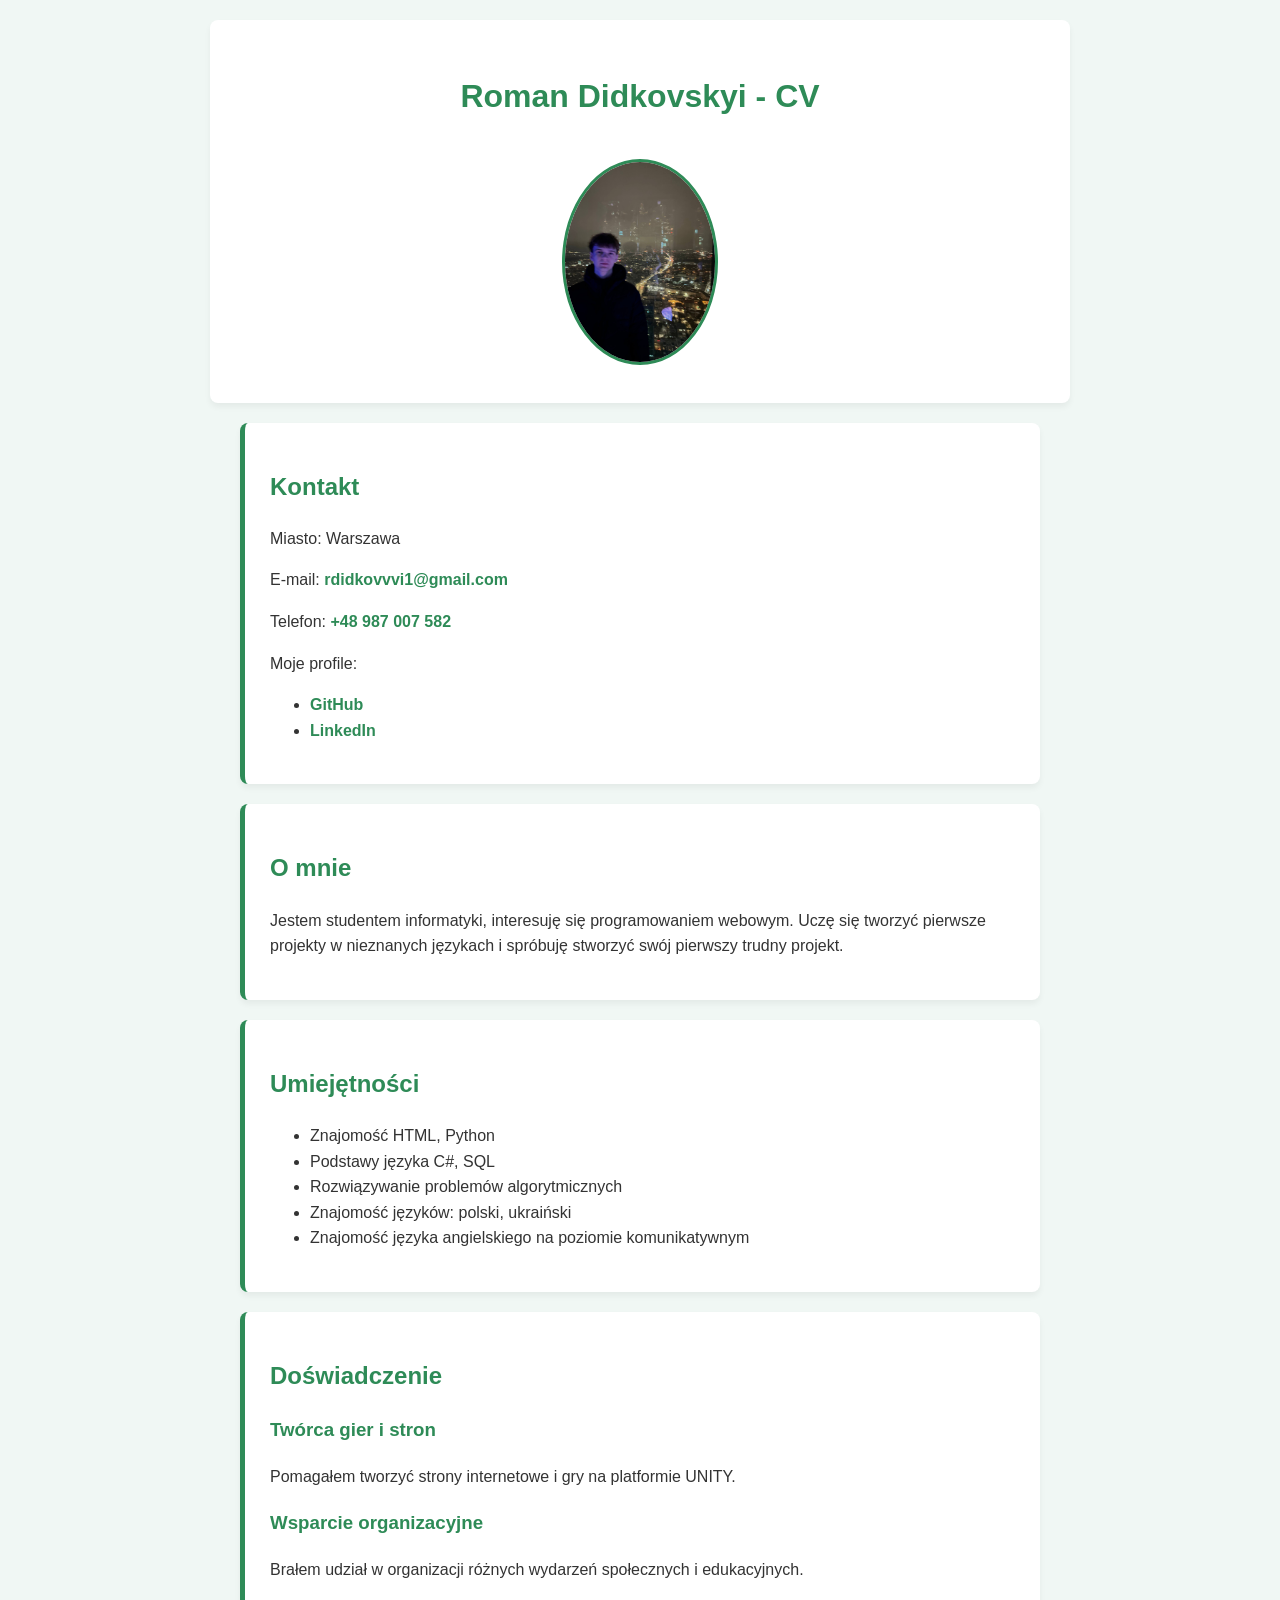
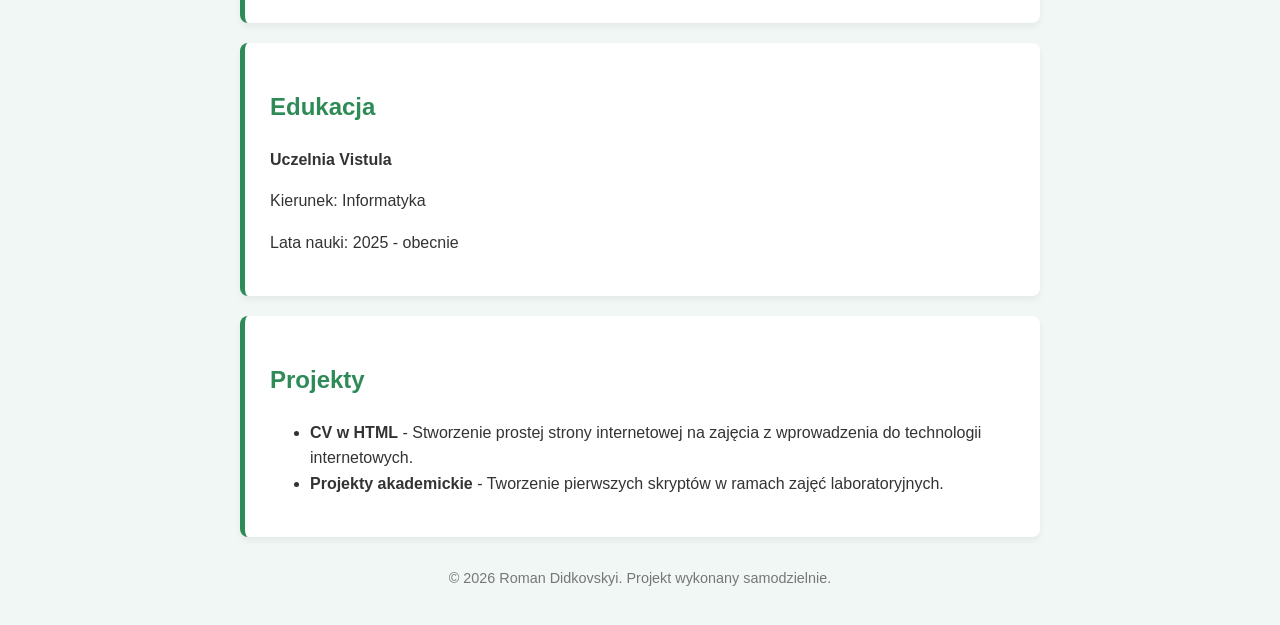
<file: zad2_css/index.html>
<!DOCTYPE html>
<html lang="pl"> 
<head>
    <meta charset="UTF-8">
    <meta name="viewport" content="width=device-width, initial-scale=1.0">
    <title>CV - Roman Didkovskyi</title>
    <link rel="stylesheet" href="styles.css">
</head>
<body>

    <header>
        <h1>Roman Didkovskyi - CV</h1> 
        <img src="zdjęcie.jpg" alt="Zdjęcie profilowe Romana Didkovskiego" width="150">
    </header>

    <main>
        <section>
            <h2>Kontakt</h2>
            <p>Miasto: Warszawa</p>
            <p>E-mail: <a href="mailto:rdidkovvvi1@gmail.com">rdidkovvvi1@gmail.com</a></p>
            <p>Telefon: <a href="tel:+48987007582">+48 987 007 582</a></p>
            
            <p>Moje profile:</p>
            <ul>
                <li><a href="https://github.com/RomanDidkovskyi77433" target="_blank" rel="noopener noreferrer">GitHub</a></li>
                <li><a href="https://www.linkedin.com/in/roman-didkovskyi-7a6b193b9" target="_blank" rel="noopener noreferrer">LinkedIn</a></li>
            </ul>
        </section>

        <section>
            <h2>O mnie</h2>
            <p>Jestem studentem informatyki, interesuję się programowaniem webowym. Uczę się tworzyć pierwsze projekty w nieznanych językach i spróbuję stworzyć swój pierwszy trudny projekt.</p>
        </section>

        <section>
            <h2>Umiejętności</h2>
            <ul>
                <li>Znajomość HTML, Python</li>
                <li>Podstawy języka C#, SQL</li>
                <li>Rozwiązywanie problemów algorytmicznych</li>
                <li>Znajomość języków: polski, ukraiński</li>
                <li>Znajomość języka angielskiego na poziomie komunikatywnym</li>
            </ul>
        </section>

        <section>
            <h2>Doświadczenie</h2>
            <article>
                <h3>Twórca gier i stron</h3>
                <p>Pomagałem tworzyć strony internetowe i gry na platformie UNITY.</p>
            </article>
            <article>
                <h3>Wsparcie organizacyjne</h3>
                <p>Brałem udział w organizacji różnych wydarzeń społecznych i edukacyjnych.</p>
            </article>
        </section>

        <section>
            <h2>Edukacja</h2>
            <p><strong>Uczelnia Vistula</strong></p>
            <p>Kierunek: Informatyka</p>
            <p>Lata nauki: 2025 - obecnie</p>
        </section>

        <section>
            <h2>Projekty</h2>
            <ul>
                <li><strong>CV w HTML</strong> - Stworzenie prostej strony internetowej na zajęcia z wprowadzenia do technologii internetowych.</li>
                <li><strong>Projekty akademickie</strong> - Tworzenie pierwszych skryptów w ramach zajęć laboratoryjnych.</li>
            </ul>
        </section>

    </main>

    <footer>
        <p>&copy; 2026 Roman Didkovskyi. Projekt wykonany samodzielnie.</p>
    </footer>

</body>
</html>
</file>
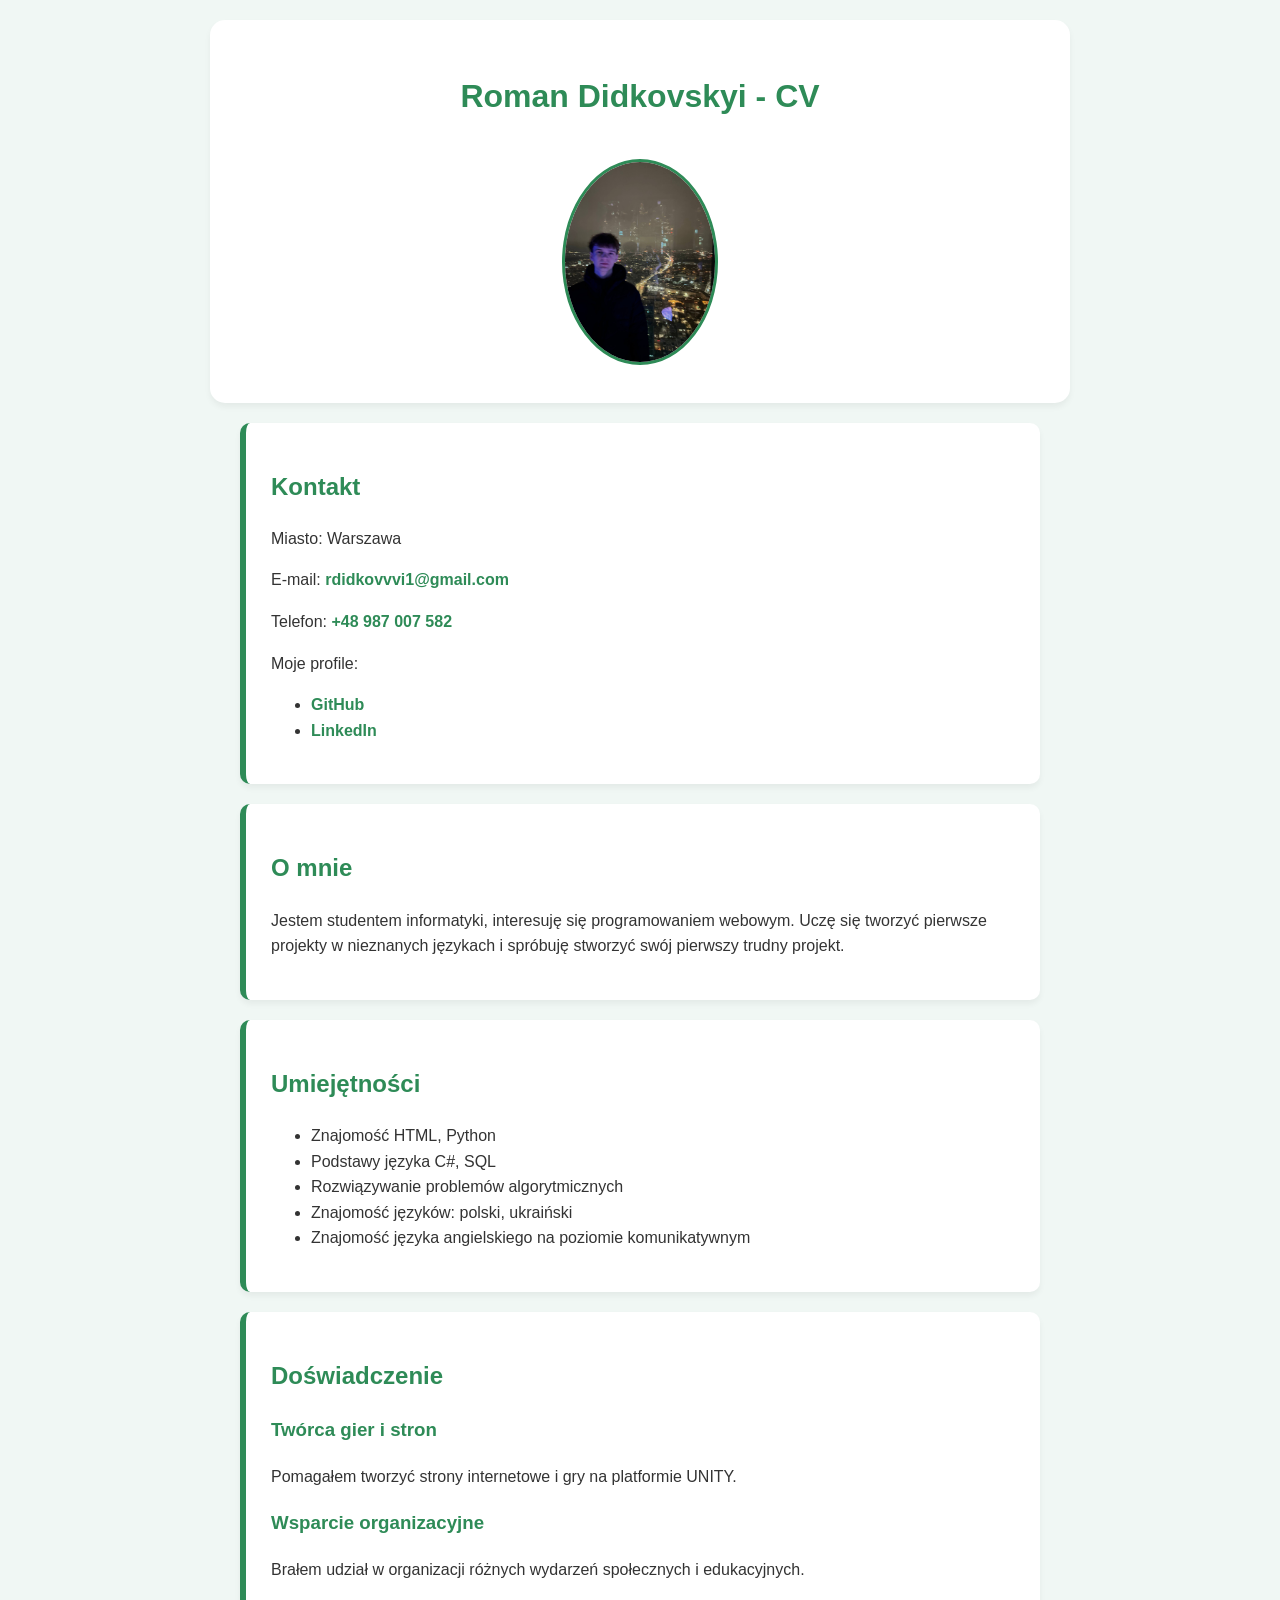
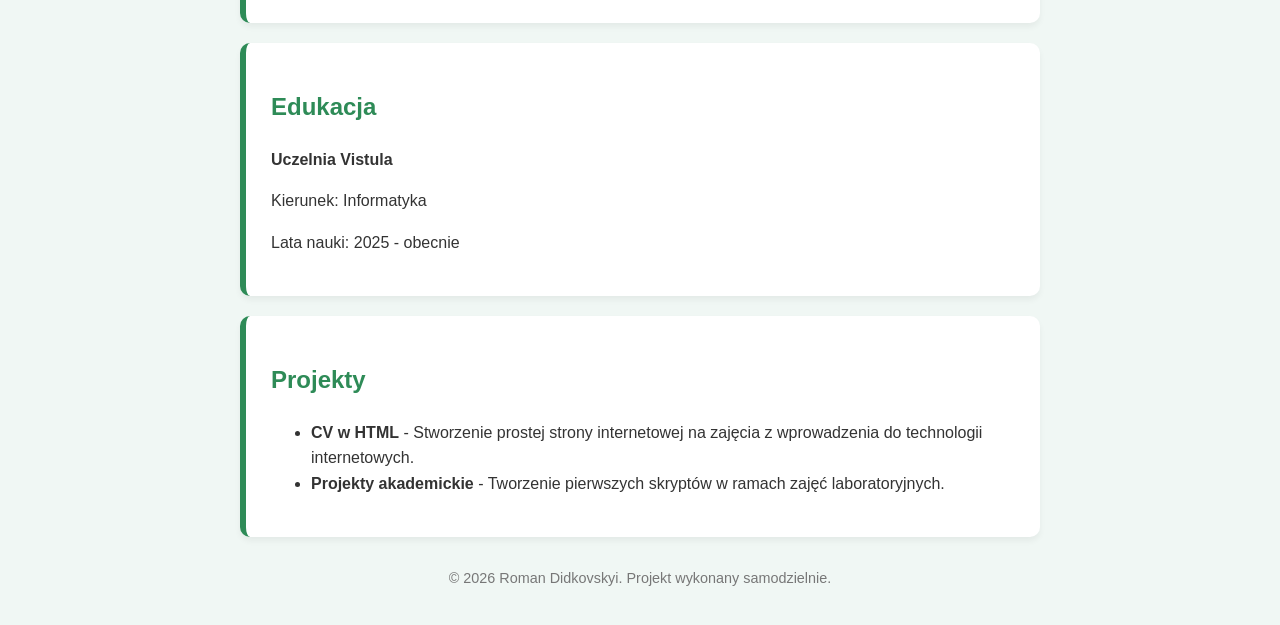
<file: zad3_motyw/index.html>
<!DOCTYPE html>
<html lang="pl"> 
<head>
    <meta charset="UTF-8">
    <meta name="viewport" content="width=device-width, initial-scale=1.0">
    <title>CV - Roman Didkovskyi</title>
    <link rel="stylesheet" href="green.css">
</head>
<body>

    <header>
        <h1>Roman Didkovskyi - CV</h1> 
        <img src="zdjęcie.jpg" alt="Zdjęcie profilowe Romana Didkovskiego" width="150">
    </header>

    <main>
        <section>
            <h2>Kontakt</h2>
            <p>Miasto: Warszawa</p>
            <p>E-mail: <a href="mailto:rdidkovvvi1@gmail.com">rdidkovvvi1@gmail.com</a></p>
            <p>Telefon: <a href="tel:+48987007582">+48 987 007 582</a></p>
            
            <p>Moje profile:</p>
            <ul>
                <li><a href="https://github.com/RomanDidkovskyi77433" target="_blank" rel="noopener noreferrer">GitHub</a></li>
                <li><a href="https://www.linkedin.com/in/roman-didkovskyi-7a6b193b9" target="_blank" rel="noopener noreferrer">LinkedIn</a></li>
            </ul>
        </section>

        <section>
            <h2>O mnie</h2>
            <p>Jestem studentem informatyki, interesuję się programowaniem webowym. Uczę się tworzyć pierwsze projekty w nieznanych językach i spróbuję stworzyć swój pierwszy trudny projekt.</p>
        </section>

        <section>
            <h2>Umiejętności</h2>
            <ul>
                <li>Znajomość HTML, Python</li>
                <li>Podstawy języka C#, SQL</li>
                <li>Rozwiązywanie problemów algorytmicznych</li>
                <li>Znajomość języków: polski, ukraiński</li>
                <li>Znajomość języka angielskiego na poziomie komunikatywnym</li>
            </ul>
        </section>

        <section>
            <h2>Doświadczenie</h2>
            <article>
                <h3>Twórca gier i stron</h3>
                <p>Pomagałem tworzyć strony internetowe i gry na platformie UNITY.</p>
            </article>
            <article>
                <h3>Wsparcie organizacyjne</h3>
                <p>Brałem udział w organizacji różnych wydarzeń społecznych i edukacyjnych.</p>
            </article>
        </section>

        <section>
            <h2>Edukacja</h2>
            <p><strong>Uczelnia Vistula</strong></p>
            <p>Kierunek: Informatyka</p>
            <p>Lata nauki: 2025 - obecnie</p>
        </section>

        <section>
            <h2>Projekty</h2>
            <ul>
                <li><strong>CV w HTML</strong> - Stworzenie prostej strony internetowej na zajęcia z wprowadzenia do technologii internetowych.</li>
                <li><strong>Projekty akademickie</strong> - Tworzenie pierwszych skryptów w ramach zajęć laboratoryjnych.</li>
            </ul>
        </section>

    </main>

    <footer>
        <p>&copy; 2026 Roman Didkovskyi. Projekt wykonany samodzielnie.</p>
    </footer>

</body>
</html>
</file>
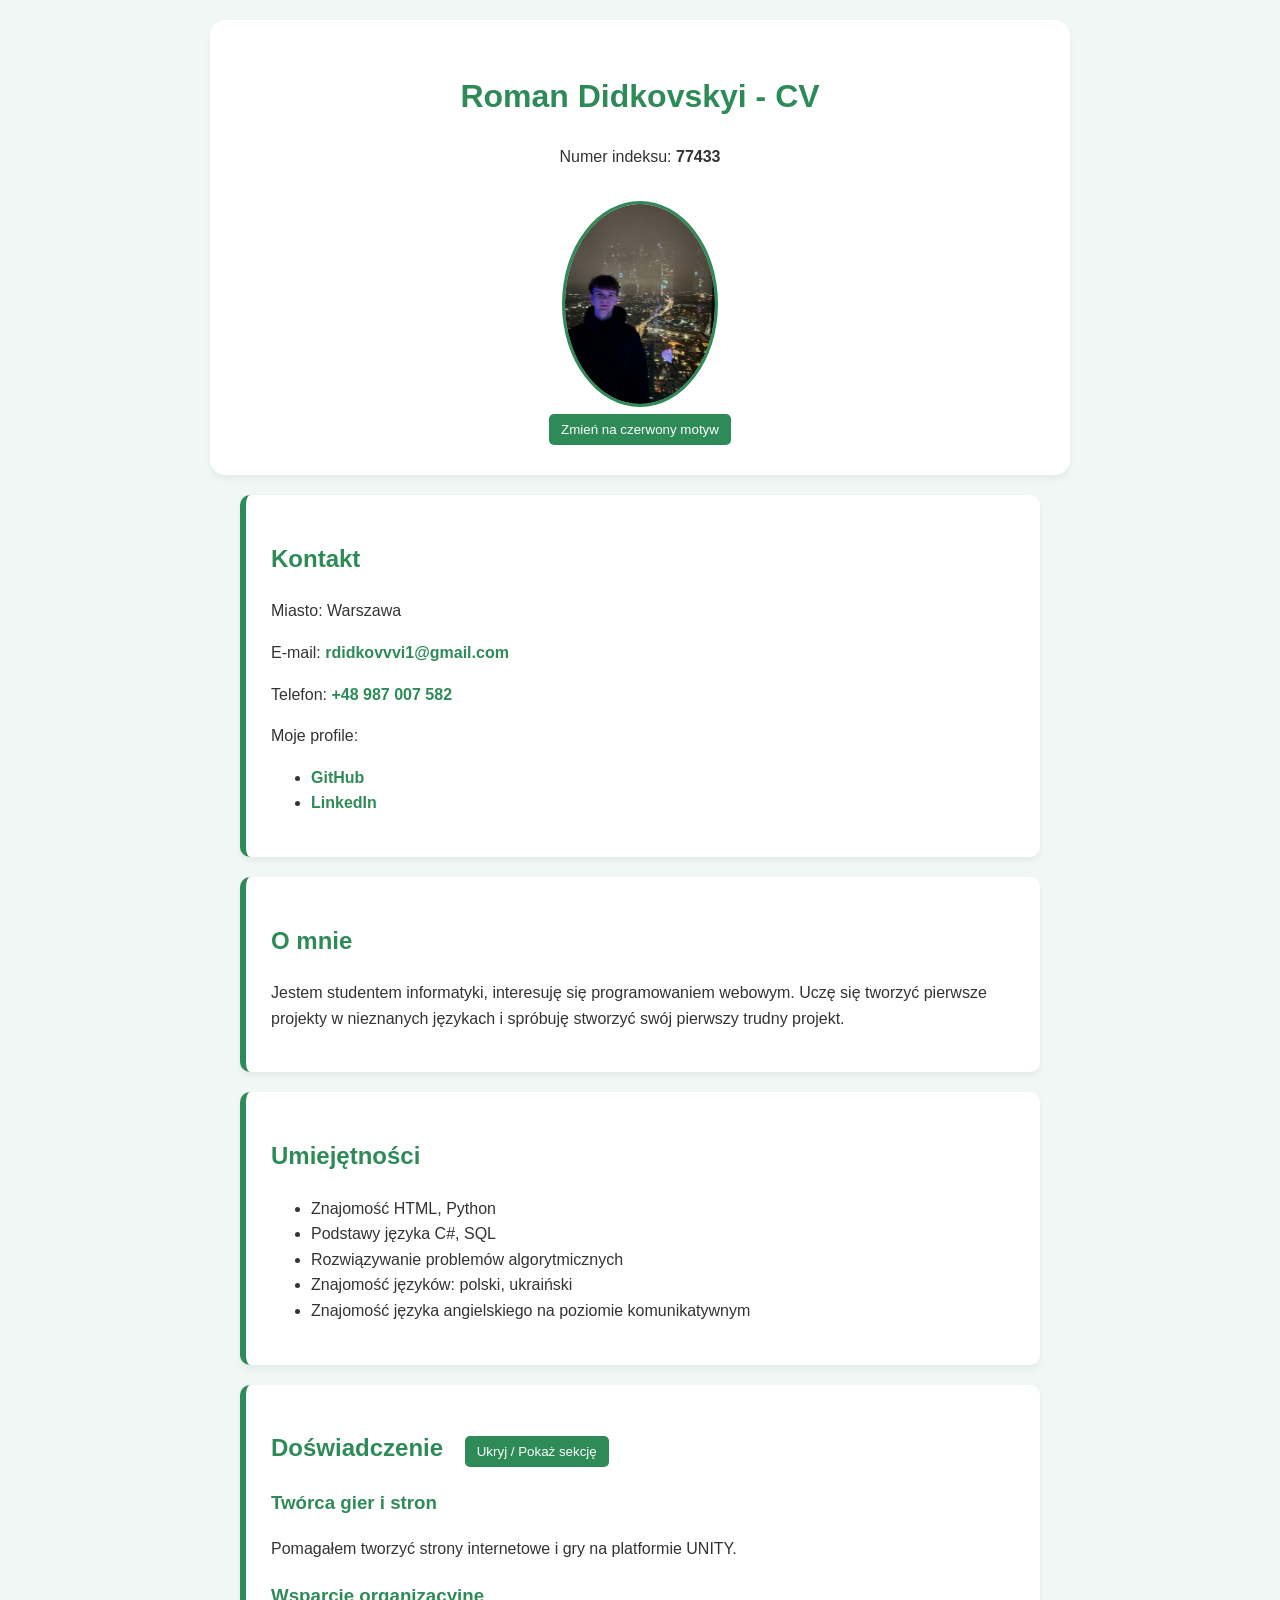
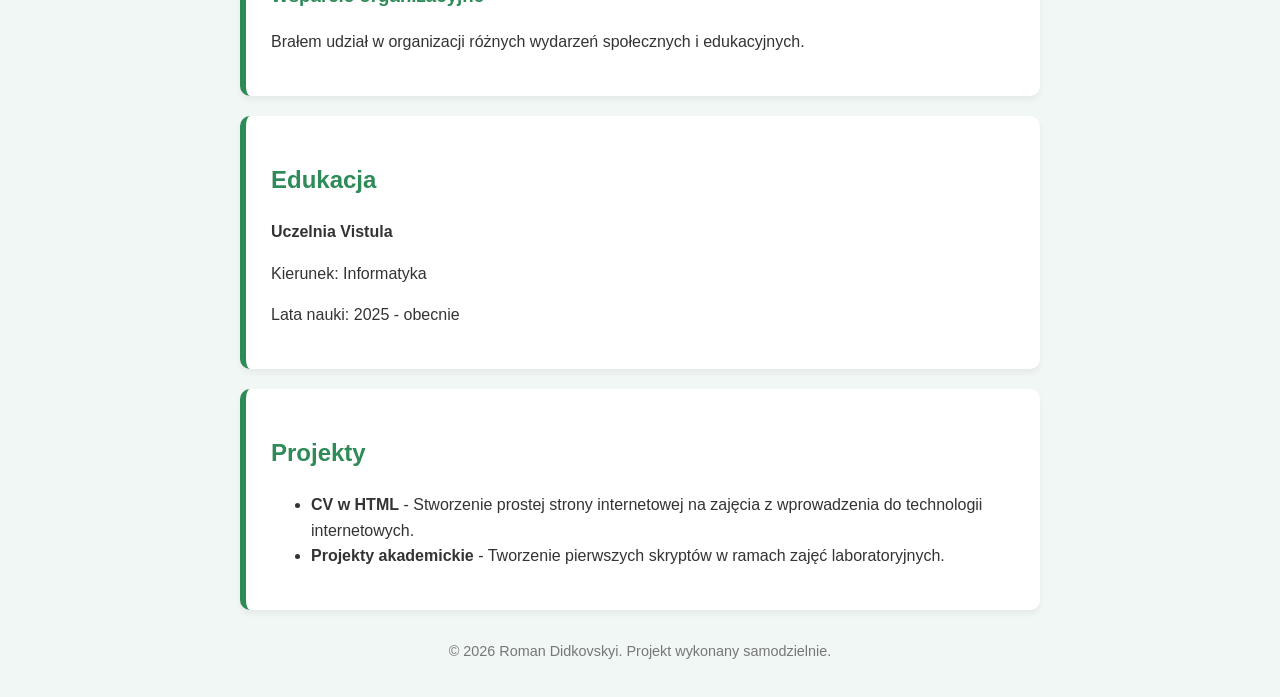
<file: zad4_js/index.html>
<!DOCTYPE html>
<html lang="pl"> 
<head>
    <meta charset="UTF-8">
    <meta name="viewport" content="width=device-width, initial-scale=1.0">
    <title>CV - Roman Didkovskyi</title>
    <link id="theme-style" rel="stylesheet" href="green.css">
</head>
<body>

    <header>
        <h1>Roman Didkovskyi - CV</h1> 
        <p>Numer indeksu: <strong>77433</strong></p>
        
        <img src="zdjęcie.jpg" alt="Zdjęcie profilowe Romana Didkovskiego" width="150"><br>
        
        <button id="themeBtn">Zmień na czerwony motyw</button>
    </header>

    <main>
        <section>
            <h2>Kontakt</h2>
            <p>Miasto: Warszawa</p>
            <p>E-mail: <a href="mailto:rdidkovvvi1@gmail.com">rdidkovvvi1@gmail.com</a></p>
            <p>Telefon: <a href="tel:+48987007582">+48 987 007 582</a></p>
            
            <p>Moje profile:</p>
            <ul>
                <li><a href="https://github.com/RomanDidkovskyi77433" target="_blank" rel="noopener noreferrer">GitHub</a></li>
                <li><a href="https://www.linkedin.com/in/roman-didkovskyi-7a6b193b9" target="_blank" rel="noopener noreferrer">LinkedIn</a></li>
            </ul>
        </section>

        <section>
            <h2>O mnie</h2>
            <p>Jestem studentem informatyki, interesuję się programowaniem webowym. Uczę się tworzyć pierwsze projekty w nieznanych językach i spróbuję stworzyć swój pierwszy trudny projekt.</p>
        </section>

        <section>
            <h2>Umiejętności</h2>
            <ul>
                <li>Znajomość HTML, Python</li>
                <li>Podstawy języka C#, SQL</li>
                <li>Rozwiązywanie problemów algorytmicznych</li>
                <li>Znajomość języków: polski, ukraiński</li>
                <li>Znajomość języka angielskiego na poziomie komunikatywnym</li>
            </ul>
        </section>

        <section>
            <h2>Doświadczenie <button id="toggleBtn" style="margin-left: 15px;">Ukryj / Pokaż sekcję</button></h2>
            
            <div id="doswiadczenie-tresc">
                <article>
                    <h3>Twórca gier i stron</h3>
                    <p>Pomagałem tworzyć strony internetowe i gry na platformie UNITY.</p>
                </article>
                <article>
                    <h3>Wsparcie organizacyjne</h3>
                    <p>Brałem udział w organizacji różnych wydarzeń społecznych i edukacyjnych.</p>
                </article>
            </div>
        </section>

        <section>
            <h2>Edukacja</h2>
            <p><strong>Uczelnia Vistula</strong></p>
            <p>Kierunek: Informatyka</p>
            <p>Lata nauki: 2025 - obecnie</p>
        </section>

        <section>
            <h2>Projekty</h2>
            <ul>
                <li><strong>CV w HTML</strong> - Stworzenie prostej strony internetowej na zajęcia z wprowadzenia do technologii internetowych.</li>
                <li><strong>Projekty akademickie</strong> - Tworzenie pierwszych skryptów w ramach zajęć laboratoryjnych.</li>
            </ul>
        </section>

    </main>

    <footer>
        <p>&copy; 2026 Roman Didkovskyi. Projekt wykonany samodzielnie.</p>
    </footer>

    <script src="script.js"></script>
</body>
</html>
</file>
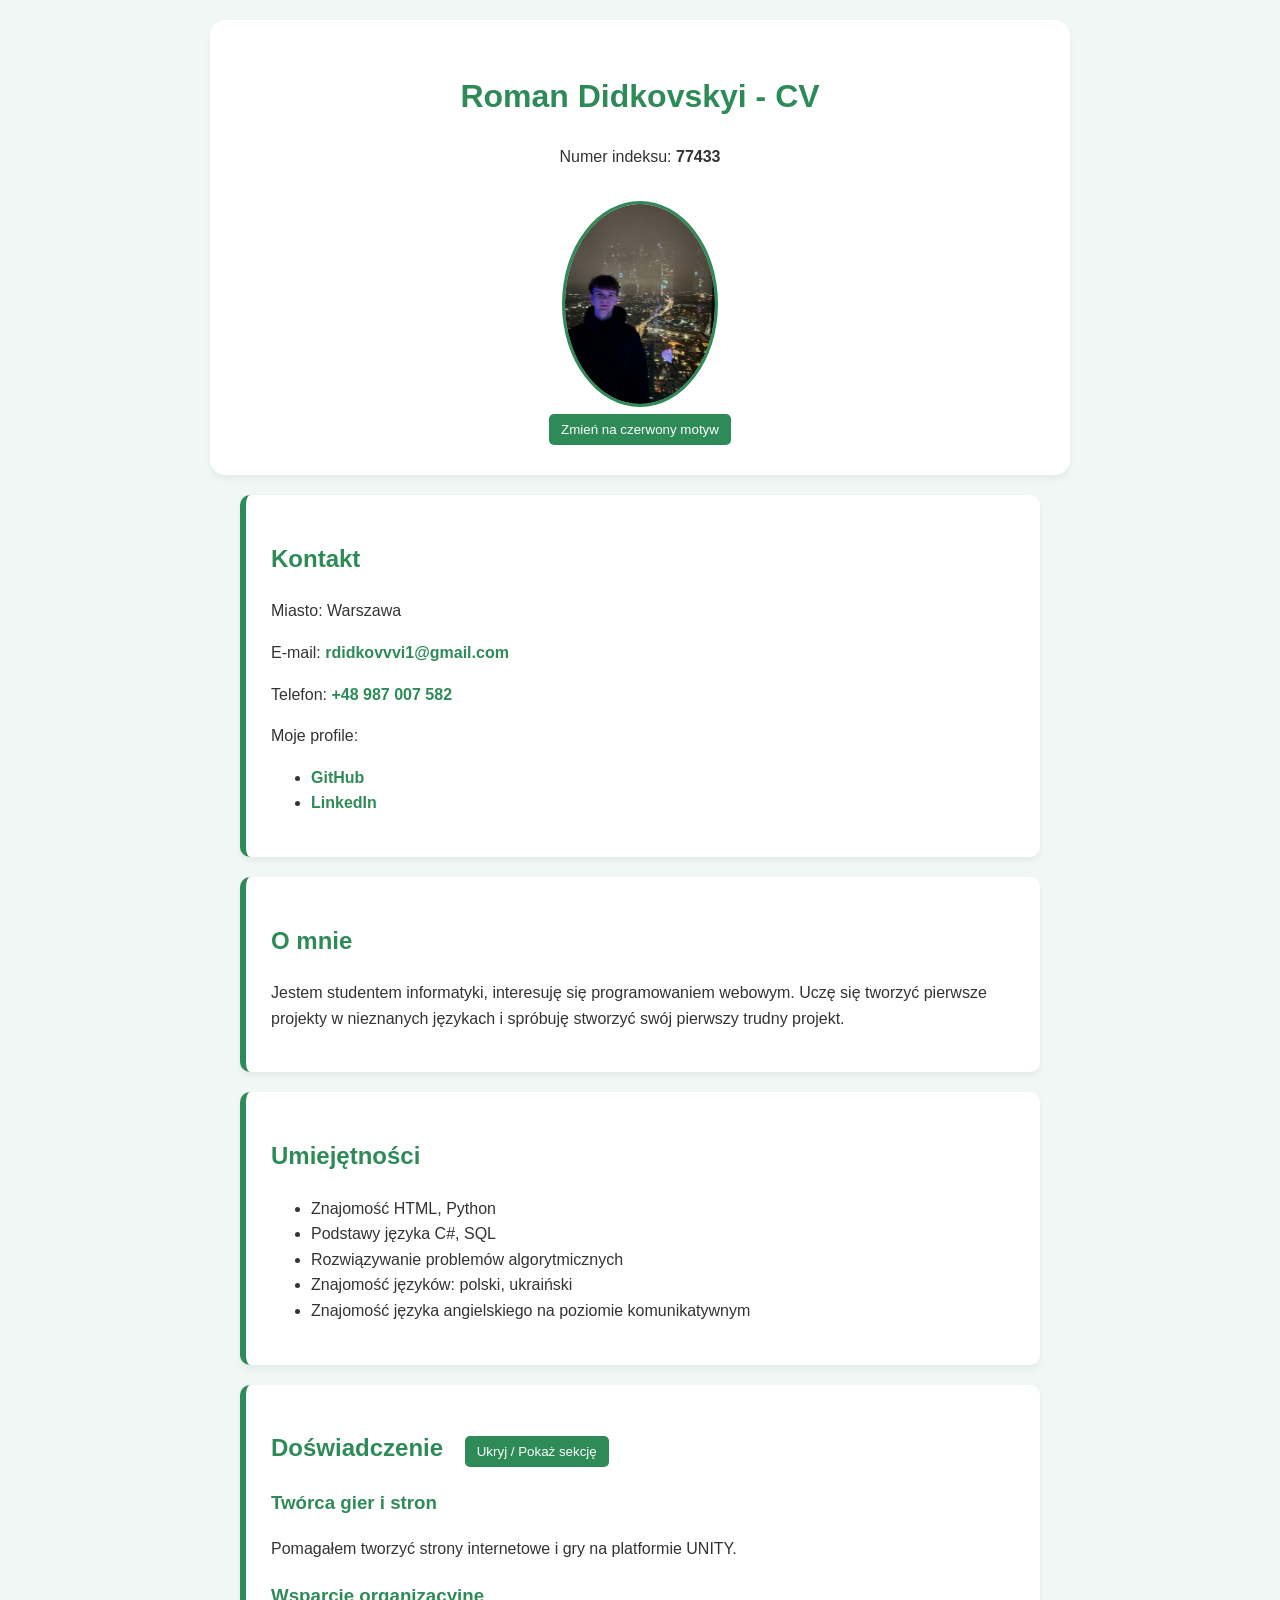
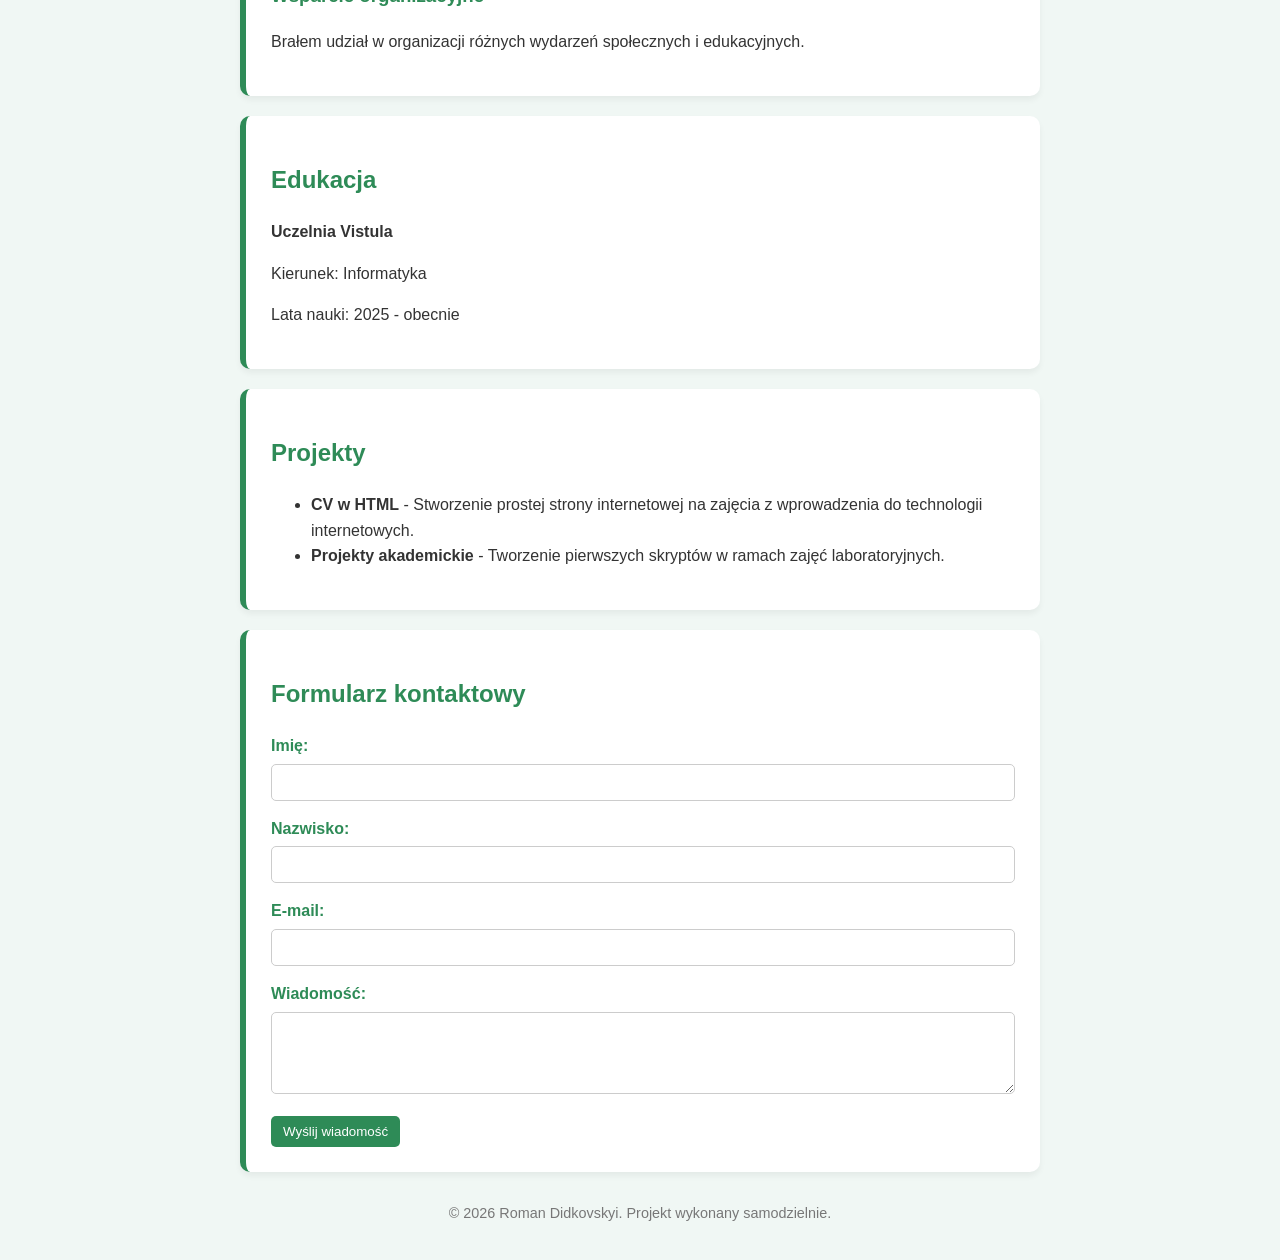
<file: zad5/index.html>
<!DOCTYPE html>
<html lang="pl"> 
<head>
    <meta charset="UTF-8">
    <meta name="viewport" content="width=device-width, initial-scale=1.0">
    <title>CV - Roman Didkovskyi</title>
    <link id="theme-style" rel="stylesheet" href="green.css">
</head>
<body>

    <header>
        <h1>Roman Didkovskyi - CV</h1> 
        <p>Numer indeksu: <strong>77433</strong></p>
        
        <img src="zdjęcie.jpg" alt="Zdjęcie profilowe Romana Didkovskiego" width="150"><br>
        
        <button id="themeBtn">Zmień na czerwony motyw</button>
    </header>

    <main>
        <section>
            <h2>Kontakt</h2>
            <p>Miasto: Warszawa</p>
            <p>E-mail: <a href="mailto:rdidkovvvi1@gmail.com">rdidkovvvi1@gmail.com</a></p>
            <p>Telefon: <a href="tel:+48987007582">+48 987 007 582</a></p>
            
            <p>Moje profile:</p>
            <ul>
                <li><a href="https://github.com/RomanDidkovskyi77433" target="_blank" rel="noopener noreferrer">GitHub</a></li>
                <li><a href="https://www.linkedin.com/in/roman-didkovskyi-7a6b193b9" target="_blank" rel="noopener noreferrer">LinkedIn</a></li>
            </ul>
        </section>

        <section>
            <h2>O mnie</h2>
            <p>Jestem studentem informatyki, interesuję się programowaniem webowym. Uczę się tworzyć pierwsze projekty w nieznanych językach i spróbuję stworzyć swój pierwszy trudny projekt.</p>
        </section>

        <section>
            <h2>Umiejętności</h2>
            <ul>
                <li>Znajomość HTML, Python</li>
                <li>Podstawy języka C#, SQL</li>
                <li>Rozwiązywanie problemów algorytmicznych</li>
                <li>Znajomość języków: polski, ukraiński</li>
                <li>Znajomość języka angielskiego na poziomie komunikatywnym</li>
            </ul>
        </section>

        <section>
            <h2>Doświadczenie <button id="toggleBtn" style="margin-left: 15px;">Ukryj / Pokaż sekcję</button></h2>
            
            <div id="doswiadczenie-tresc">
                <article>
                    <h3>Twórca gier i stron</h3>
                    <p>Pomagałem tworzyć strony internetowe i gry na platformie UNITY.</p>
                </article>
                <article>
                    <h3>Wsparcie organizacyjne</h3>
                    <p>Brałem udział w organizacji różnych wydarzeń społecznych i edukacyjnych.</p>
                </article>
            </div>
        </section>

        <section>
            <h2>Edukacja</h2>
            <p><strong>Uczelnia Vistula</strong></p>
            <p>Kierunek: Informatyka</p>
            <p>Lata nauki: 2025 - obecnie</p>
        </section>

        <section>
            <h2>Projekty</h2>
            <ul>
                <li><strong>CV w HTML</strong> - Stworzenie prostej strony internetowej na zajęcia z wprowadzenia do technologii internetowych.</li>
                <li><strong>Projekty akademickie</strong> - Tworzenie pierwszych skryptów w ramach zajęć laboratoryjnych.</li>
            </ul>
        </section>

        <section>
            <h2>Formularz kontaktowy</h2>
            <form id="contactForm" novalidate>
                <div>
                    <label for="imie">Imię:</label>
                    <input type="text" id="imie" name="imie">
                    <span class="error-msg" id="error-imie"></span>
                </div>
                <div>
                    <label for="nazwisko">Nazwisko:</label>
                    <input type="text" id="nazwisko" name="nazwisko">
                    <span class="error-msg" id="error-nazwisko"></span>
                </div>
                <div>
                    <label for="email">E-mail:</label>
                    <input type="email" id="email" name="email">
                    <span class="error-msg" id="error-email"></span>
                </div>
                <div>
                    <label for="wiadomosc">Wiadomość:</label>
                    <textarea id="wiadomosc" name="wiadomosc" rows="4"></textarea>
                    <span class="error-msg" id="error-wiadomosc"></span>
                </div>
                <button type="submit">Wyślij wiadomość</button>
                <div id="form-success" class="success-msg">Wiadomość została zwalidowana poprawnie! (brak backendu)</div>
            </form>
        </section>

    </main>

    <footer>
        <p>&copy; 2026 Roman Didkovskyi. Projekt wykonany samodzielnie.</p>
    </footer>

    <script src="script.js"></script>
</body>
</html>
</file>
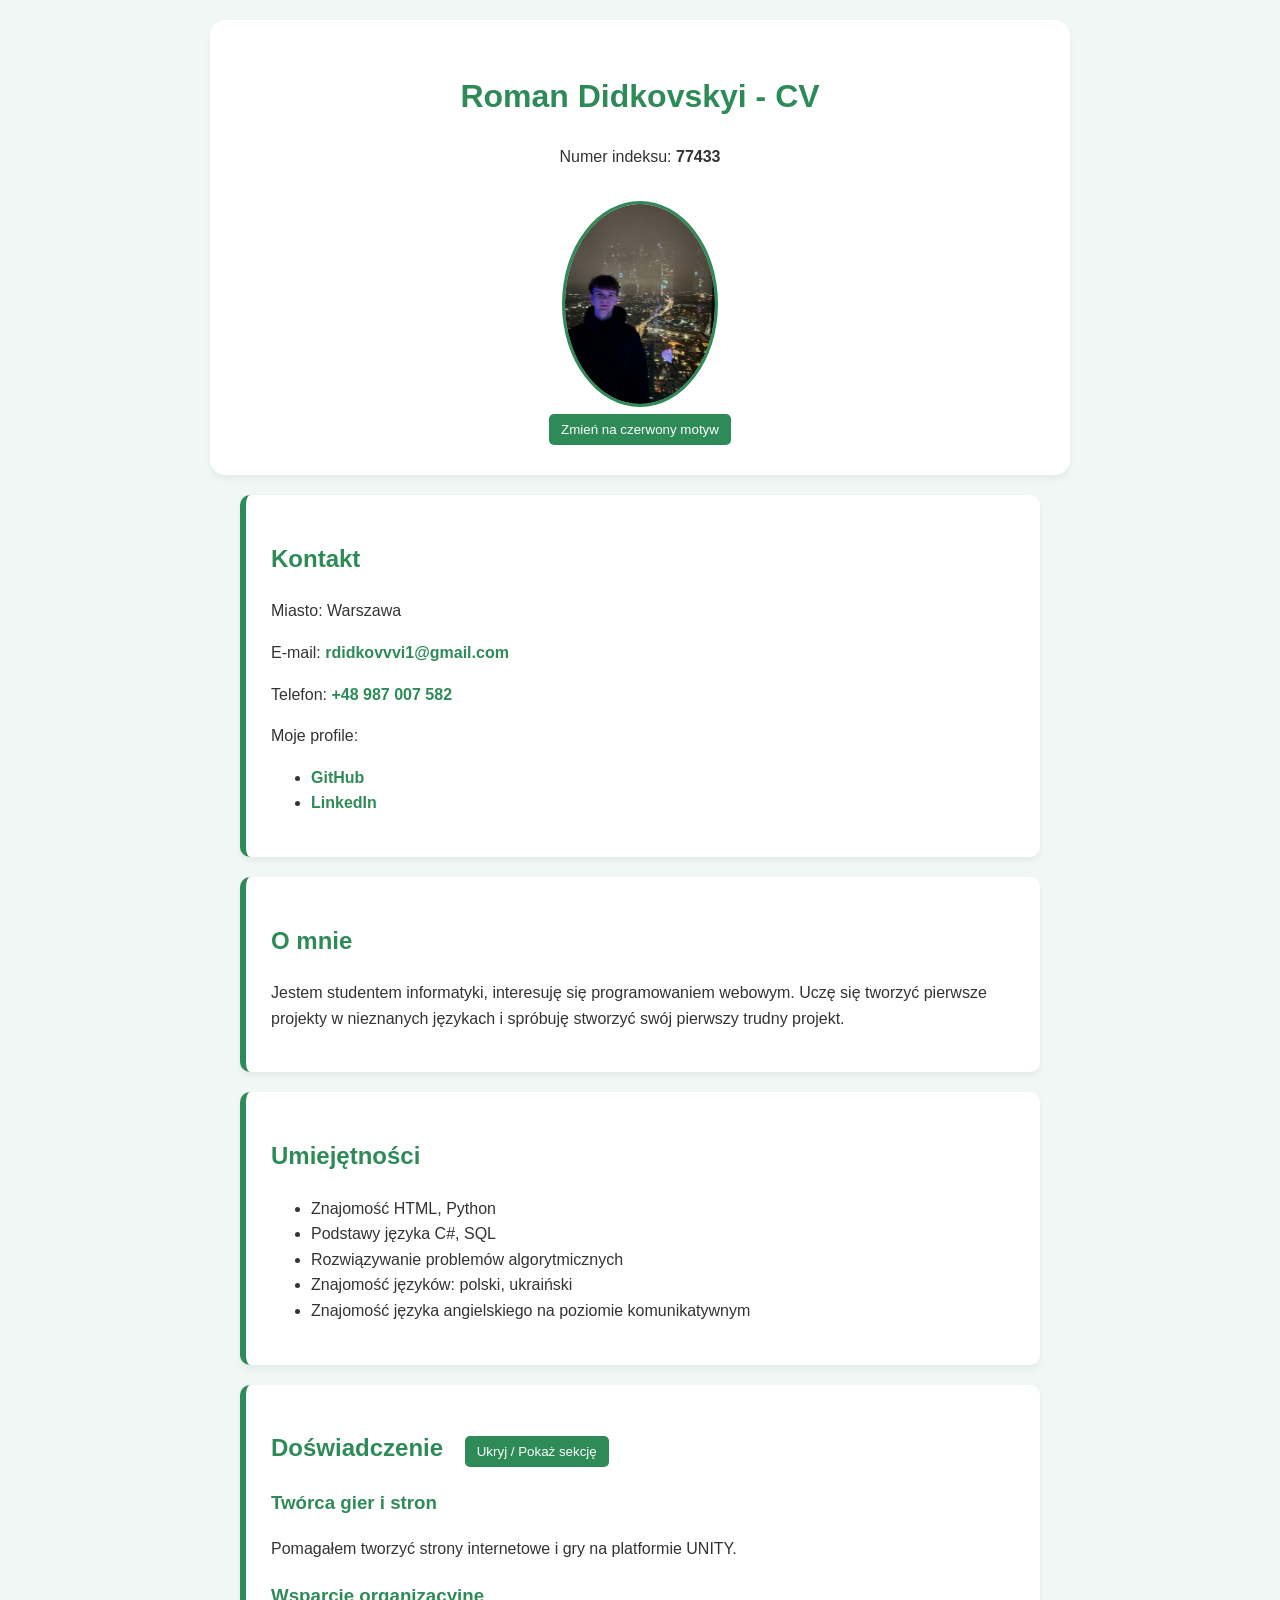
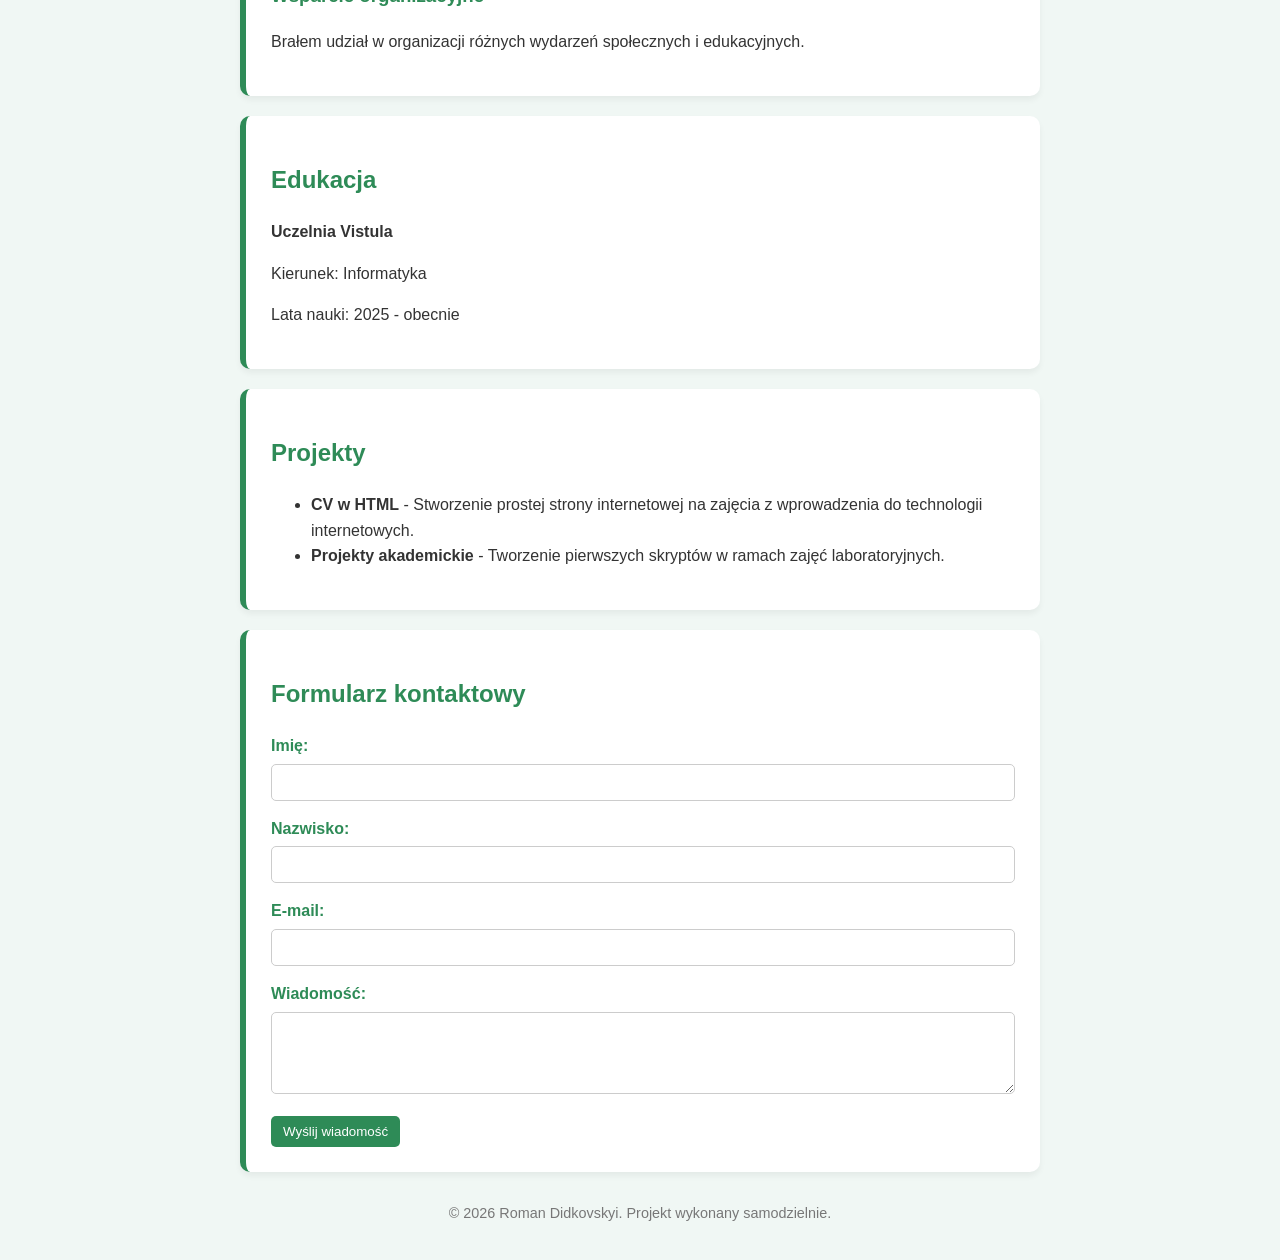
<file: zad6/index.html>
<!DOCTYPE html>
<html lang="pl"> 
<head>
    <meta charset="UTF-8">
    <meta name="viewport" content="width=device-width, initial-scale=1.0">
    <title>CV - Roman Didkovskyi</title>
    <link id="theme-style" rel="stylesheet" href="green.css">
</head>
<body>

    <header>
        <h1>Roman Didkovskyi - CV</h1> 
        <p>Numer indeksu: <strong>77433</strong></p>
        
        <img src="zdjęcie.jpg" alt="Zdjęcie profilowe Romana Didkovskiego" width="150"><br>
        
        <button id="themeBtn">Zmień na czerwony motyw</button>
    </header>

    <main>
        <section>
            <h2>Kontakt</h2>
            <p>Miasto: Warszawa</p>
            <p>E-mail: <a href="mailto:rdidkovvvi1@gmail.com">rdidkovvvi1@gmail.com</a></p>
            <p>Telefon: <a href="tel:+48987007582">+48 987 007 582</a></p>
            
            <p>Moje profile:</p>
            <ul>
                <li><a href="https://github.com/RomanDidkovskyi77433" target="_blank" rel="noopener noreferrer">GitHub</a></li>
                <li><a href="https://www.linkedin.com/in/roman-didkovskyi-7a6b193b9" target="_blank" rel="noopener noreferrer">LinkedIn</a></li>
            </ul>
        </section>

        <section>
            <h2>O mnie</h2>
            <p>Jestem studentem informatyki, interesuję się programowaniem webowym. Uczę się tworzyć pierwsze projekty w nieznanych językach i spróbuję stworzyć swój pierwszy trudny projekt.</p>
        </section>

        <section>
            <h2>Umiejętności</h2>
            <ul id="umiejetnosci-list">
                </ul>
        </section>

        <section>
            <h2>Doświadczenie <button id="toggleBtn" style="margin-left: 15px;">Ukryj / Pokaż sekcję</button></h2>
            
            <div id="doswiadczenie-tresc">
                <article>
                    <h3>Twórca gier i stron</h3>
                    <p>Pomagałem tworzyć strony internetowe i gry na platformie UNITY.</p>
                </article>
                <article>
                    <h3>Wsparcie organizacyjne</h3>
                    <p>Brałem udział w organizacji różnych wydarzeń społecznych i edukacyjnych.</p>
                </article>
            </div>
        </section>

        <section>
            <h2>Edukacja</h2>
            <p><strong>Uczelnia Vistula</strong></p>
            <p>Kierunek: Informatyka</p>
            <p>Lata nauki: 2025 - obecnie</p>
        </section>

        <section>
            <h2>Projekty</h2>
            <ul id="projekty-list">
                </ul>
        </section>

        <section>
            <h2>Formularz kontaktowy</h2>
            <form id="contactForm" novalidate>
                <div>
                    <label for="imie">Imię:</label>
                    <input type="text" id="imie" name="imie">
                    <span class="error-msg" id="error-imie"></span>
                </div>
                <div>
                    <label for="nazwisko">Nazwisko:</label>
                    <input type="text" id="nazwisko" name="nazwisko">
                    <span class="error-msg" id="error-nazwisko"></span>
                </div>
                <div>
                    <label for="email">E-mail:</label>
                    <input type="email" id="email" name="email">
                    <span class="error-msg" id="error-email"></span>
                </div>
                <div>
                    <label for="wiadomosc">Wiadomość:</label>
                    <textarea id="wiadomosc" name="wiadomosc" rows="4"></textarea>
                    <span class="error-msg" id="error-wiadomosc"></span>
                </div>
                <button type="submit">Wyślij wiadomość</button>
                <div id="form-success" class="success-msg">Wiadomość została zwalidowana poprawnie! (Brak wysyłki - brak backendu)</div>
            </form>
        </section>

    </main>

    <footer>
        <p>&copy; 2026 Roman Didkovskyi. Projekt wykonany samodzielnie.</p>
    </footer>

    <script src="script.js"></script>
</body>
</html>
</file>
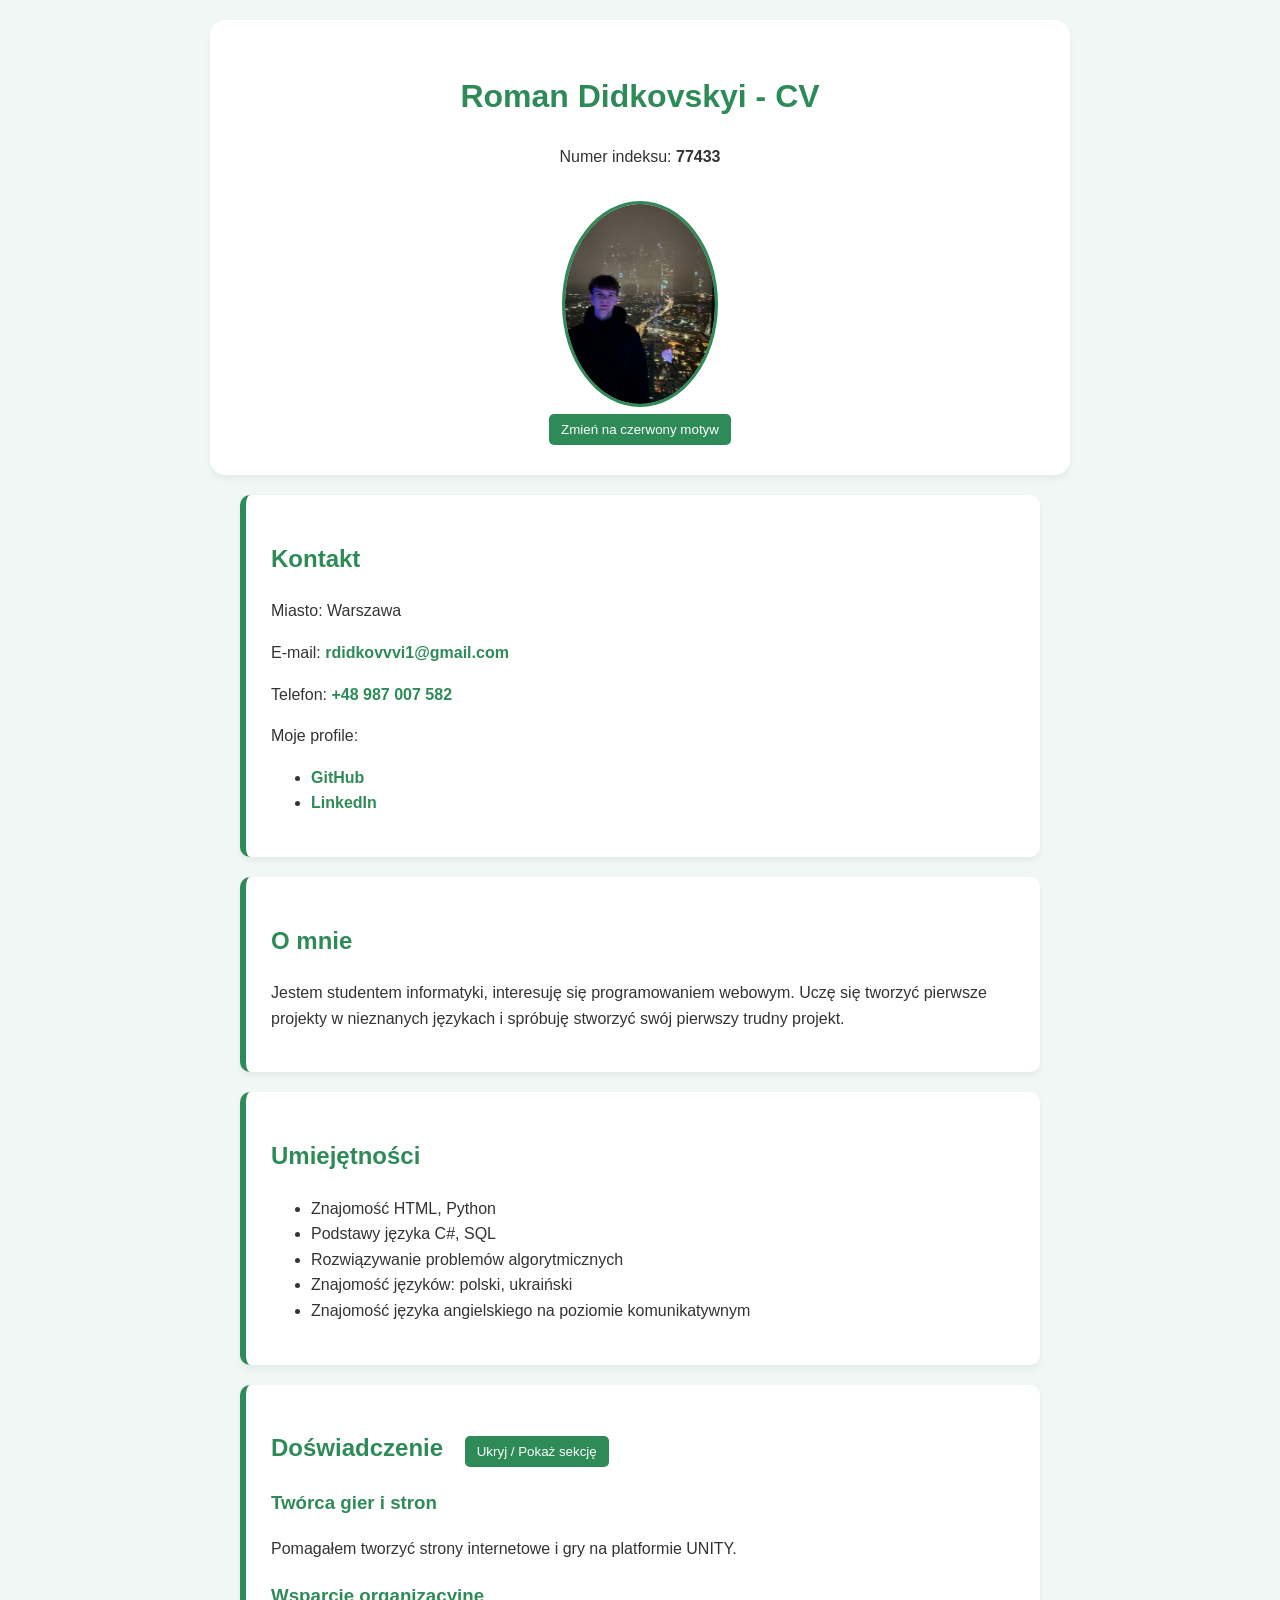
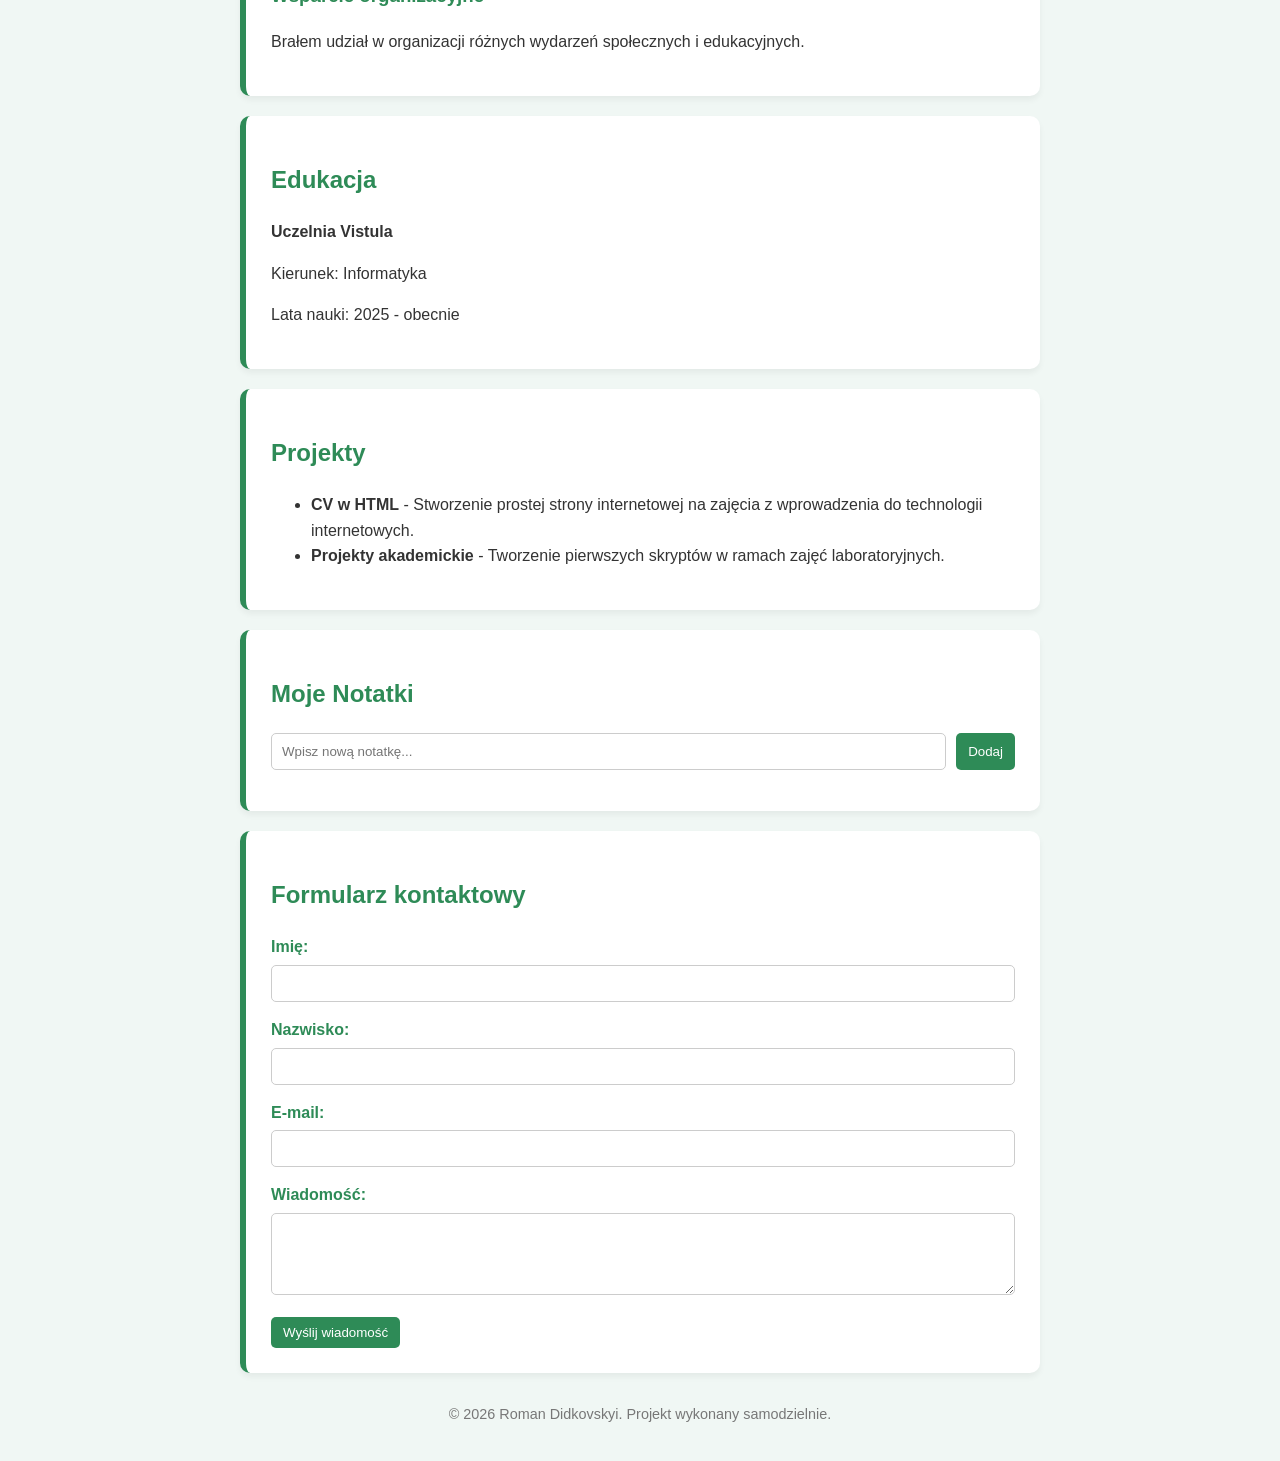
<file: zad7/index.html>
<!DOCTYPE html>
<html lang="pl"> 
<head>
    <meta charset="UTF-8">
    <meta name="viewport" content="width=device-width, initial-scale=1.0">
    <title>CV - Roman Didkovskyi</title>
    <link id="theme-style" rel="stylesheet" href="green.css">
</head>
<body>

    <header>
        <h1>Roman Didkovskyi - CV</h1> 
        <p>Numer indeksu: <strong>77433</strong></p>
        
        <img src="zdjęcie.jpg" alt="Zdjęcie profilowe Romana Didkovskiego" width="150"><br>
        
        <button id="themeBtn">Zmień na czerwony motyw</button>
    </header>

    <main>
        <section>
            <h2>Kontakt</h2>
            <p>Miasto: Warszawa</p>
            <p>E-mail: <a href="mailto:rdidkovvvi1@gmail.com">rdidkovvvi1@gmail.com</a></p>
            <p>Telefon: <a href="tel:+48987007582">+48 987 007 582</a></p>
            
            <p>Moje profile:</p>
            <ul>
                <li><a href="https://github.com/RomanDidkovskyi77433" target="_blank" rel="noopener noreferrer">GitHub</a></li>
                <li><a href="https://www.linkedin.com/in/roman-didkovskyi-7a6b193b9" target="_blank" rel="noopener noreferrer">LinkedIn</a></li>
            </ul>
        </section>

        <section>
            <h2>O mnie</h2>
            <p>Jestem studentem informatyki, interesuję się programowaniem webowym. Uczę się tworzyć pierwsze projekty w nieznanych językach i spróbuję stworzyć swój pierwszy trudny projekt.</p>
        </section>

        <section>
            <h2>Umiejętności</h2>
            <ul id="umiejetnosci-list"></ul>
        </section>

        <section>
            <h2>Doświadczenie <button id="toggleBtn" style="margin-left: 15px;">Ukryj / Pokaż sekcję</button></h2>
            <div id="doswiadczenie-tresc">
                <article>
                    <h3>Twórca gier i stron</h3>
                    <p>Pomagałem tworzyć strony internetowe i gry na platformie UNITY.</p>
                </article>
                <article>
                    <h3>Wsparcie organizacyjne</h3>
                    <p>Brałem udział w organizacji różnych wydarzeń społecznych i edukacyjnych.</p>
                </article>
            </div>
        </section>

        <section>
            <h2>Edukacja</h2>
            <p><strong>Uczelnia Vistula</strong></p>
            <p>Kierunek: Informatyka</p>
            <p>Lata nauki: 2025 - obecnie</p>
        </section>

        <section>
            <h2>Projekty</h2>
            <ul id="projekty-list"></ul>
        </section>

        <section>
            <h2>Moje Notatki</h2>
            <div style="display: flex; gap: 10px; margin-bottom: 15px;">
                <input type="text" id="noteInput" placeholder="Wpisz nową notatkę..." style="flex-grow: 1; padding: 10px; border: 1px solid #ccc;">
                <button id="addNoteBtn">Dodaj</button>
            </div>
            <ul id="notesList" style="list-style-type: none; padding-left: 0;">
                </ul>
        </section>

        <section>
            <h2>Formularz kontaktowy</h2>
            <form id="contactForm" novalidate>
                <div>
                    <label for="imie">Imię:</label>
                    <input type="text" id="imie" name="imie">
                    <span class="error-msg" id="error-imie"></span>
                </div>
                <div>
                    <label for="nazwisko">Nazwisko:</label>
                    <input type="text" id="nazwisko" name="nazwisko">
                    <span class="error-msg" id="error-nazwisko"></span>
                </div>
                <div>
                    <label for="email">E-mail:</label>
                    <input type="email" id="email" name="email">
                    <span class="error-msg" id="error-email"></span>
                </div>
                <div>
                    <label for="wiadomosc">Wiadomość:</label>
                    <textarea id="wiadomosc" name="wiadomosc" rows="4"></textarea>
                    <span class="error-msg" id="error-wiadomosc"></span>
                </div>
                <button type="submit">Wyślij wiadomość</button>
                <div id="form-success" class="success-msg">Wiadomość została zwalidowana poprawnie!</div>
            </form>
        </section>

    </main>

    <footer>
        <p>&copy; 2026 Roman Didkovskyi. Projekt wykonany samodzielnie.</p>
    </footer>

    <script src="script.js"></script>
</body>
</html>
</file>
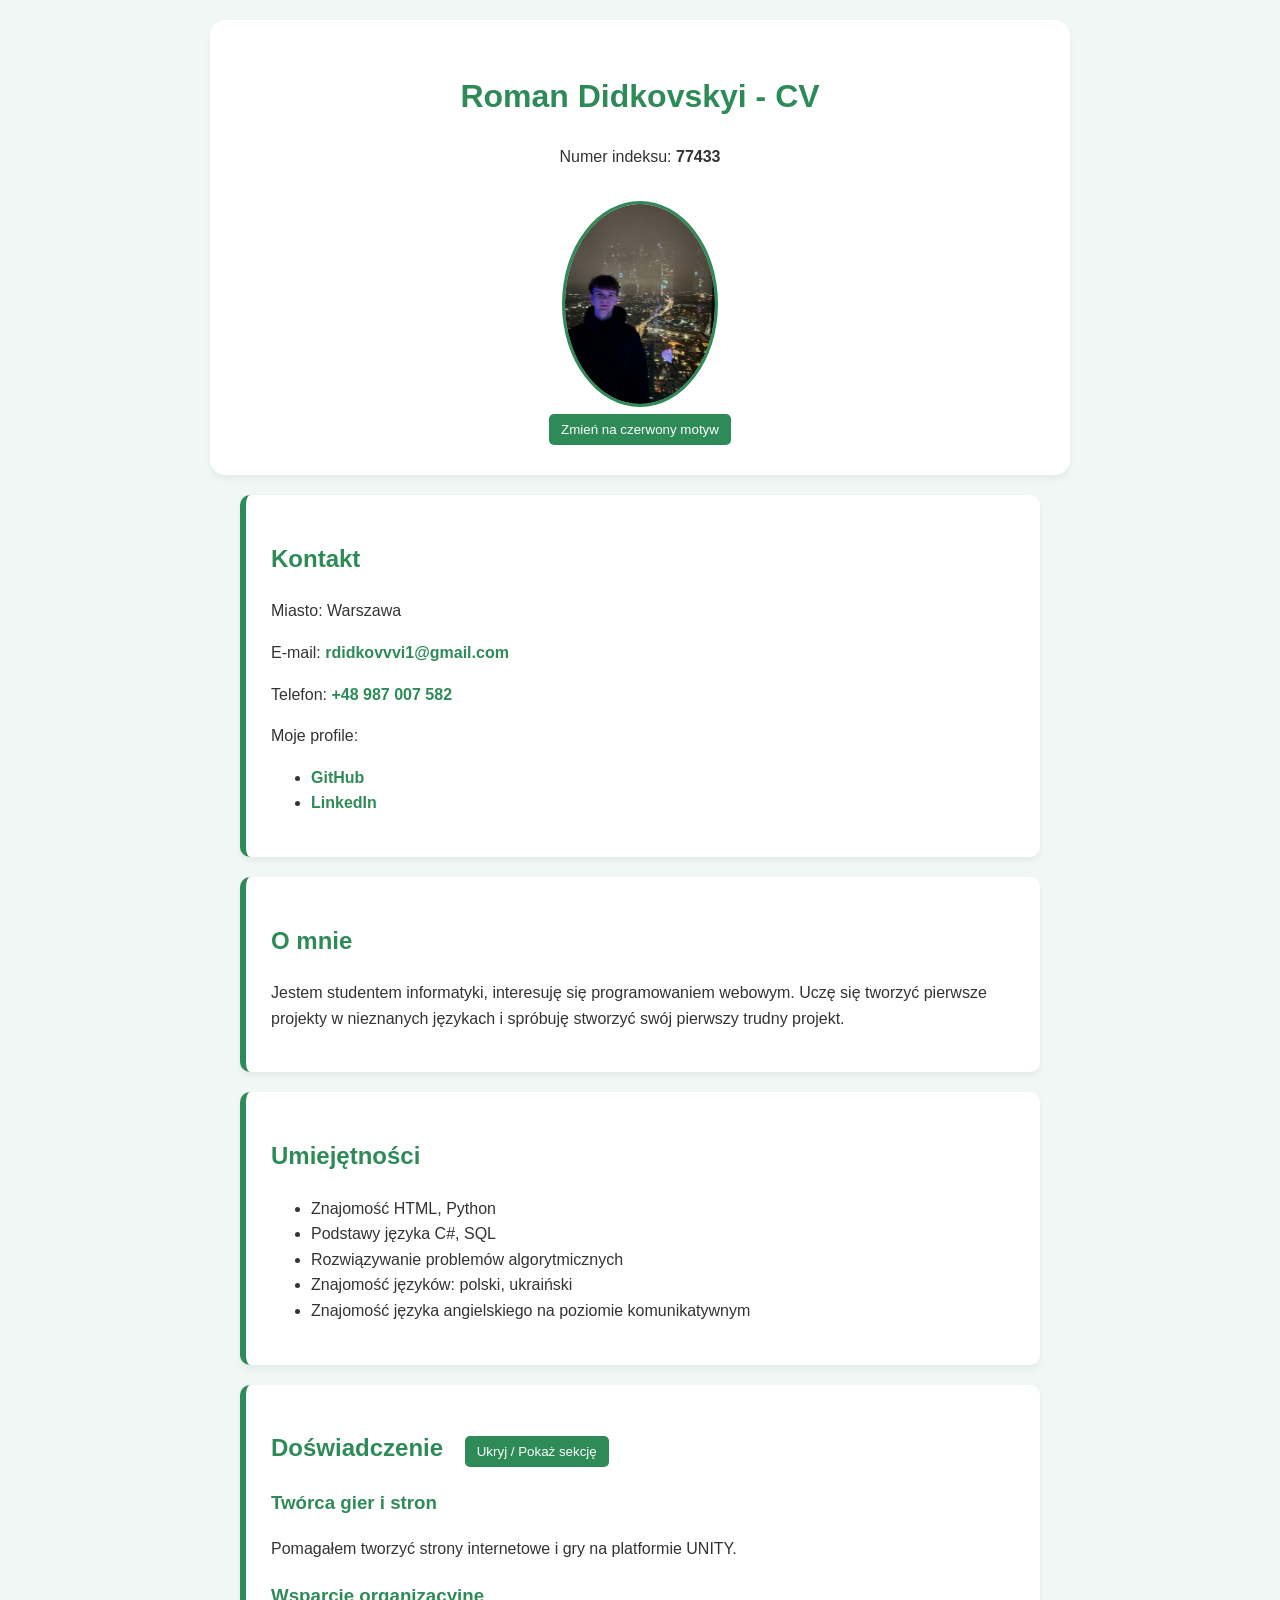
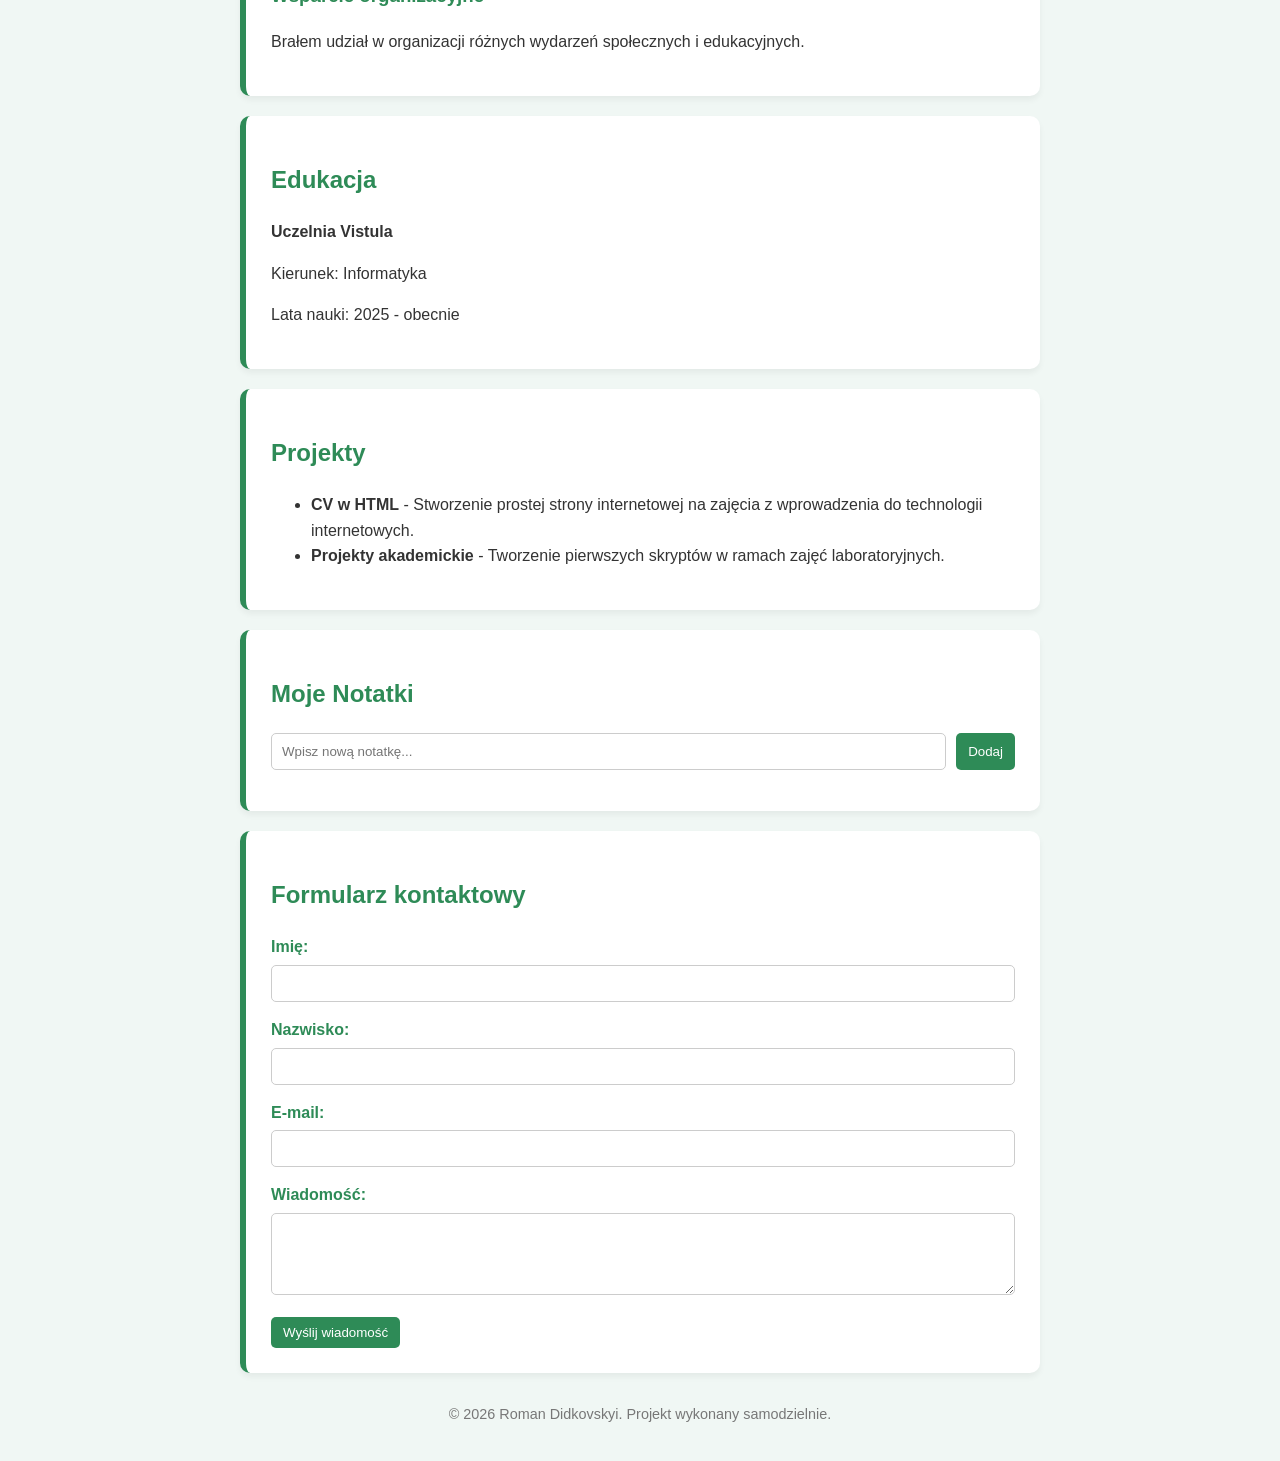
<file: zad8/index.html>
<!DOCTYPE html>
<html lang="pl"> 
<head>
    <meta charset="UTF-8">
    <meta name="viewport" content="width=device-width, initial-scale=1.0">
    <title>CV - Roman Didkovskyi</title>
    <link id="theme-style" rel="stylesheet" href="green.css">
</head>
<body>

    <header>
        <h1>Roman Didkovskyi - CV</h1> 
        <p>Numer indeksu: <strong>77433</strong></p>
        
        <img src="zdjęcie.jpg" alt="Zdjęcie profilowe Romana Didkovskiego" width="150"><br>
        
        <button id="themeBtn">Zmień na czerwony motyw</button>
    </header>

    <main>
        <section>
            <h2>Kontakt</h2>
            <p>Miasto: Warszawa</p>
            <p>E-mail: <a href="mailto:rdidkovvvi1@gmail.com">rdidkovvvi1@gmail.com</a></p>
            <p>Telefon: <a href="tel:+48987007582">+48 987 007 582</a></p>
            
            <p>Moje profile:</p>
            <ul>
                <li><a href="https://github.com/RomanDidkovskyi77433" target="_blank" rel="noopener noreferrer">GitHub</a></li>
                <li><a href="https://www.linkedin.com/in/roman-didkovskyi-7a6b193b9" target="_blank" rel="noopener noreferrer">LinkedIn</a></li>
            </ul>
        </section>

        <section>
            <h2>O mnie</h2>
            <p>Jestem studentem informatyki, interesuję się programowaniem webowym. Uczę się tworzyć pierwsze projekty w nieznanych językach i spróbuję stworzyć swój pierwszy trudny projekt.</p>
        </section>

        <section>
            <h2>Umiejętności</h2>
            <ul id="umiejetnosci-list"></ul>
        </section>

        <section>
            <h2>Doświadczenie <button id="toggleBtn" style="margin-left: 15px;">Ukryj / Pokaż sekcję</button></h2>
            <div id="doswiadczenie-tresc">
                <article>
                    <h3>Twórca gier i stron</h3>
                    <p>Pomagałem tworzyć strony internetowe i gry na platformie UNITY.</p>
                </article>
                <article>
                    <h3>Wsparcie organizacyjne</h3>
                    <p>Brałem udział w organizacji różnych wydarzeń społecznych i edukacyjnych.</p>
                </article>
            </div>
        </section>

        <section>
            <h2>Edukacja</h2>
            <p><strong>Uczelnia Vistula</strong></p>
            <p>Kierunek: Informatyka</p>
            <p>Lata nauki: 2025 - obecnie</p>
        </section>

        <section>
            <h2>Projekty</h2>
            <ul id="projekty-list"></ul>
        </section>

        <section>
            <h2>Moje Notatki</h2>
            <div style="display: flex; gap: 10px; margin-bottom: 15px;">
                <input type="text" id="noteInput" placeholder="Wpisz nową notatkę..." style="flex-grow: 1; padding: 10px; border: 1px solid #ccc;">
                <button id="addNoteBtn">Dodaj</button>
            </div>
            <ul id="notesList" style="list-style-type: none; padding-left: 0;">
                </ul>
        </section>

        <section>
            <h2>Formularz kontaktowy</h2>
            <form id="contactForm" novalidate>
                <div>
                    <label for="imie">Imię:</label>
                    <input type="text" id="imie" name="imie">
                    <span class="error-msg" id="error-imie"></span>
                </div>
                <div>
                    <label for="nazwisko">Nazwisko:</label>
                    <input type="text" id="nazwisko" name="nazwisko">
                    <span class="error-msg" id="error-nazwisko"></span>
                </div>
                <div>
                    <label for="email">E-mail:</label>
                    <input type="email" id="email" name="email">
                    <span class="error-msg" id="error-email"></span>
                </div>
                <div>
                    <label for="wiadomosc">Wiadomość:</label>
                    <textarea id="wiadomosc" name="wiadomosc" rows="4"></textarea>
                    <span class="error-msg" id="error-wiadomosc"></span>
                </div>
                <button type="submit">Wyślij wiadomość</button>
                <div id="form-success" class="success-msg"></div>  
            </form>
        </section>

    </main>

    <footer>
        <p>&copy; 2026 Roman Didkovskyi. Projekt wykonany samodzielnie.</p>
    </footer>

    <script src="script.js"></script>
</body>
</html>
</file>
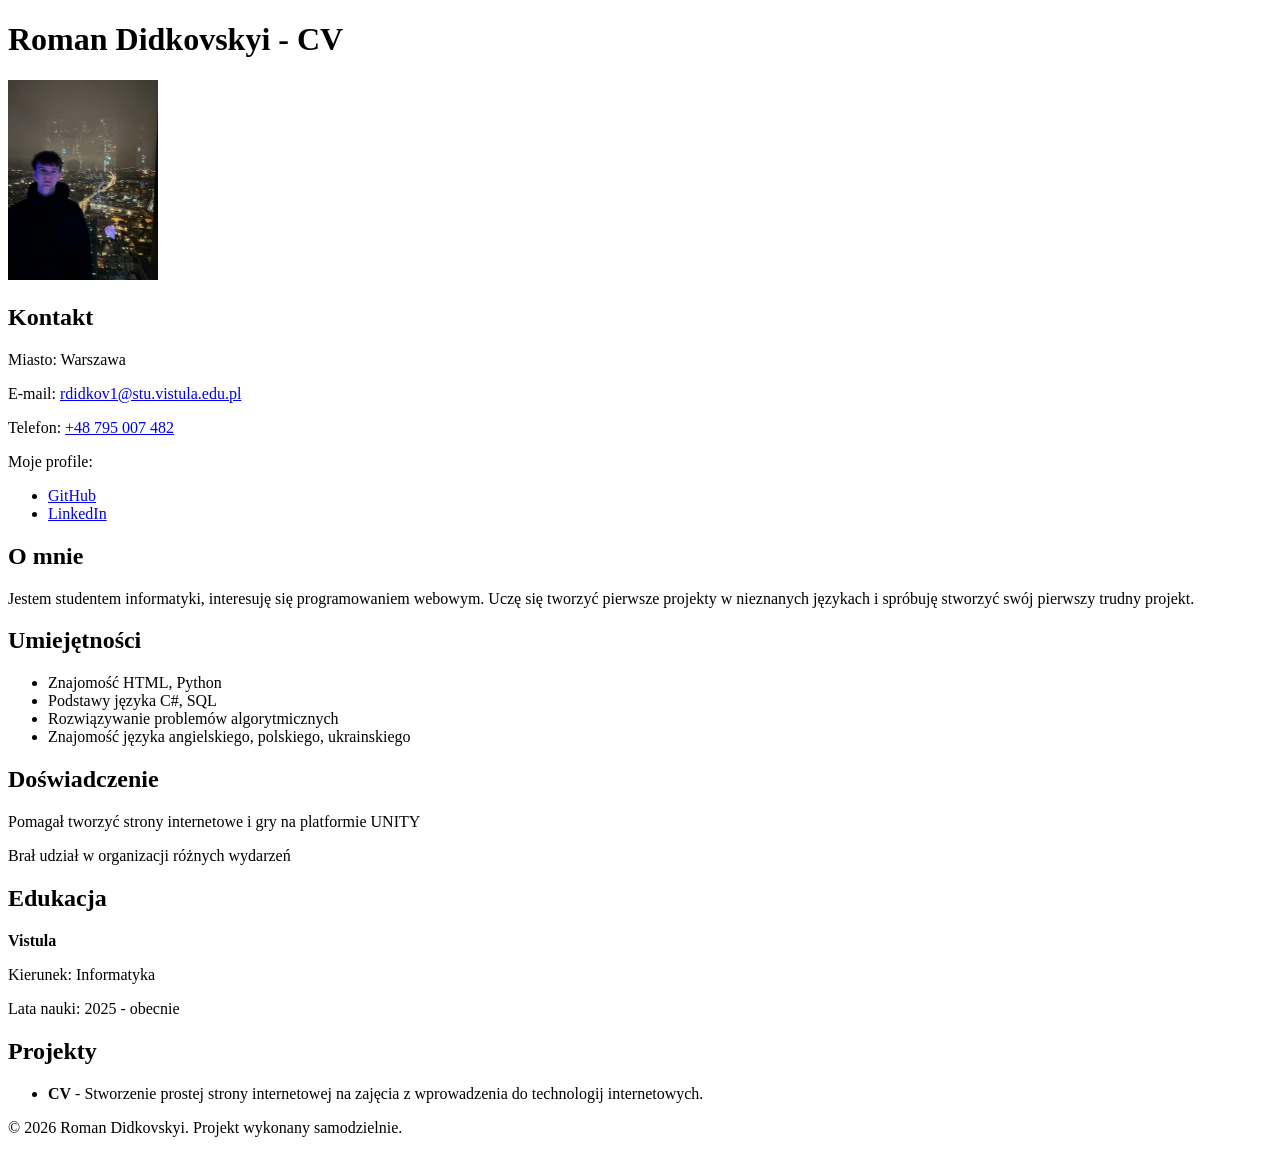
<file: zavd1_cv/index.html>
<!DOCTYPE html>
<html lang="pl"> <head>
    <meta charset="UTF-8">
    <meta name="viewport" content="width=device-width, initial-scale=1.0">
    <title>CV - Roman Didkovskyi</title>
</head>
<body>

    <header>
        <h1>Roman Didkovskyi - CV</h1> 
        <img src="zdjęcie.jpg" alt="Zdjęcie profilowe Romana Didkovskiego" width="150">
    </header>

    <main>
        <section>
            <h2>Kontakt</h2>
            <p>Miasto: Warszawa</p>
            <p>E-mail: <a href="mailto:rdidkov1@stu.vistula.edu.pl">rdidkov1@stu.vistula.edu.pl</a></p>
            <p>Telefon: <a href="tel:+48795007482">+48 795 007 482</a></p>
            
            <p>Moje profile:</p>
            <ul>
                <li><a href="https://github.com/RomanDidkovskyi77433" target="_blank" rel="noopener noreferrer">GitHub</a></li>
                <li><a href="https://www.linkedin.com/in/roman-didkovskyi-7a6b193b9?utm_source=share&utm_campaign=share_via&utm_content=profile&utm_medium=ios_app" target="_blank" rel="noopener noreferrer">LinkedIn</a></li>
            </ul>
        </section>

        <section>
            <h2>O mnie</h2>
            <p>Jestem studentem informatyki, interesuję się programowaniem webowym. Uczę się tworzyć pierwsze projekty w nieznanych językach i spróbuję stworzyć swój pierwszy trudny projekt.</p>
        </section>

        <section>
            <h2>Umiejętności</h2>
            <ul>
                <li>Znajomość HTML, Python</li>
                <li>Podstawy języka C#, SQL</li>
                <li>Rozwiązywanie problemów algorytmicznych</li>
                <li>Znajomość języka angielskiego, polskiego, ukrainskiego</li>
            </ul>
        </section>

        <section>
            <h2>Doświadczenie</h2>
            <article>
                <p>Pomagał tworzyć strony internetowe i gry na platformie UNITY</p>
                <p>Brał udział w organizacji różnych wydarzeń</p>
            </article>
        </section>

        <section>
            <h2>Edukacja</h2>
            <p><strong>Vistula</strong></p>
            <p>Kierunek: Informatyka</p>
            <p>Lata nauki: 2025 - obecnie</p>
        </section>

        <section>
            <h2>Projekty</h2>
            <ul>
                <li><strong>CV</strong> - Stworzenie prostej strony internetowej na zajęcia z wprowadzenia do technologij internetowych.</li>
            </ul>
        </section>

    </main>

    <footer>
        <p>&copy; 2026 Roman Didkovskyi. Projekt wykonany samodzielnie.</p>
    </footer>

</body>
</html>
</file>
<file: zad2_css/styles.css>
/* Zmiana fontu, tła oraz ogólnych marginesów i odstępów (Wymaganie) */
body {
    font-family: 'Segoe UI', Tahoma, Geneva, Verdana, sans-serif;
    background-color: #f0f7f4; 
    color: #333;
    line-height: 1.6;
    margin: 0;
    padding: 20px;
}

/* Wyśrodkowanie i ograniczenie szerokości strony */
main, header, footer {
    max-width: 800px;
    margin: 0 auto;
}

/* Zielony kolor wiodący (Wymaganie z zadania) */
h1, h2, h3 {
    color: #2e8b57; 
}

/* Stylowanie nagłówka (header) */
header {
    text-align: center;
    padding: 30px;
    background-color: #fff;
    border-radius: 8px;
    margin-bottom: 20px;
    box-shadow: 0 4px 6px rgba(0,0,0,0.05);
}

/* Stylowanie zdjęcia profilowego */
header img {
    border-radius: 50%;
    border: 3px solid #2e8b57;
    margin-top: 15px;
    object-fit: cover;
}

/* Stylowanie poszczególnych sekcji na stronie */
section {
    background-color: #fff;
    padding: 25px;
    margin-bottom: 20px;
    border-radius: 8px;
    box-shadow: 0 4px 6px rgba(0,0,0,0.05);
    border-left: 5px solid #2e8b57; 
}

/* Stylowanie linków */
a {
    color: #2e8b57;
    text-decoration: none;
    font-weight: 600;
}

/* Efekt po najechaniu kursorem na link (hover) */
a:hover {
    text-decoration: underline;
    color: #1e5c3a;
}

/* Stylowanie stopki (footer) */
footer {
    text-align: center;
    margin-top: 30px;
    font-size: 0.9em;
    color: #777;
}
</file>
<file: zad3_motyw/green.css>
/* Zmiana fontu i tła */
body {
    font-family: 'Segoe UI', Tahoma, Geneva, Verdana, sans-serif;
    background-color: #f0f7f4; 
    color: #333;
    line-height: 1.6;
    margin: 0;
    padding: 20px;
}

main, header, footer {
    max-width: 800px;
    margin: 0 auto;
}

/* Zielony kolor przewodni */
h1, h2, h3 {
    color: #2e8b57;
    font-family: 'Segoe UI', sans-serif;
    text-transform: none; 
}

/* Zaokrąglone kąty i delikatne cienie */
header {
    text-align: center;
    padding: 30px;
    background-color: #fff;
    border-radius: 15px; 
    margin-bottom: 20px;
    box-shadow: 0 4px 6px rgba(0,0,0,0.05);
}

header img {
    border-radius: 50%; 
    border: 3px solid #2e8b57;
    margin-top: 15px;
    object-fit: cover;
}

section {
    background-color: #fff;
    padding: 25px;
    margin-bottom: 20px;
    border-radius: 10px; 
    box-shadow: 0 4px 6px rgba(0,0,0,0.05);
    border-left: 6px solid #2e8b57; 
}

a {
    color: #2e8b57;
    text-decoration: none; 
    font-weight: 600;
}

a:hover {
    text-decoration: underline;
    color: #1e5c3a;
}

footer {
    text-align: center;
    margin-top: 30px;
    font-size: 0.9em;
    color: #777;
}
</file>
<file: zad4_js/green.css>
/* Zmiana fontu i tła */
body {
    font-family: 'Segoe UI', Tahoma, Geneva, Verdana, sans-serif;
    background-color: #f0f7f4; 
    color: #333;
    line-height: 1.6;
    margin: 0;
    padding: 20px;
}

main, header, footer {
    max-width: 800px;
    margin: 0 auto;
}

/* Zielony kolor przewodni */
h1, h2, h3 {
    color: #2e8b57;
    font-family: 'Segoe UI', sans-serif;
    text-transform: none; 
}

/* Zaokrąglone kąty i delikatne cienie */
header {
    text-align: center;
    padding: 30px;
    background-color: #fff;
    border-radius: 15px; 
    margin-bottom: 20px;
    box-shadow: 0 4px 6px rgba(0,0,0,0.05);
}

header img {
    border-radius: 50%; 
    border: 3px solid #2e8b57;
    margin-top: 15px;
    object-fit: cover;
}

section {
    background-color: #fff;
    padding: 25px;
    margin-bottom: 20px;
    border-radius: 10px; 
    box-shadow: 0 4px 6px rgba(0,0,0,0.05);
    border-left: 6px solid #2e8b57; 
}

a {
    color: #2e8b57;
    text-decoration: none; 
    font-weight: 600;
}

a:hover {
    text-decoration: underline;
    color: #1e5c3a;
}

footer {
    text-align: center;
    margin-top: 30px;
    font-size: 0.9em;
    color: #777;
}

/* stylizacja przycisków */
button {
    padding: 8px 12px;
    background-color: #2e8b57;
    color: white;
    border: none;
    border-radius: 5px;
    cursor: pointer;
    font-family: 'Segoe UI', sans-serif;
    transition: background-color 0.3s;
}

button:hover {
    background-color: #1e5c3a;
}
</file>
<file: zad5/green.css>
/* Zmiana fontu i tła */
body {
    font-family: 'Segoe UI', Tahoma, Geneva, Verdana, sans-serif;
    background-color: #f0f7f4; 
    color: #333;
    line-height: 1.6;
    margin: 0;
    padding: 20px;
}

main, header, footer {
    max-width: 800px;
    margin: 0 auto;
}

/* Zielony kolor przewodni */
h1, h2, h3 {
    color: #2e8b57;
    font-family: 'Segoe UI', sans-serif;
    text-transform: none; 
}

/* Zaokrąglone kąty i delikatne cienie */
header {
    text-align: center;
    padding: 30px;
    background-color: #fff;
    border-radius: 15px; 
    margin-bottom: 20px;
    box-shadow: 0 4px 6px rgba(0,0,0,0.05);
}

header img {
    border-radius: 50%; 
    border: 3px solid #2e8b57;
    margin-top: 15px;
    object-fit: cover;
}

section {
    background-color: #fff;
    padding: 25px;
    margin-bottom: 20px;
    border-radius: 10px; 
    box-shadow: 0 4px 6px rgba(0,0,0,0.05);
    border-left: 6px solid #2e8b57; 
}

a {
    color: #2e8b57;
    text-decoration: none; 
    font-weight: 600;
}

a:hover {
    text-decoration: underline;
    color: #1e5c3a;
}

footer {
    text-align: center;
    margin-top: 30px;
    font-size: 0.9em;
    color: #777;
}

/* Przyciski dla zadania 4 */
button {
    padding: 8px 12px;
    background-color: #2e8b57;
    color: white;
    border: none;
    border-radius: 5px;
    cursor: pointer;
    font-family: 'Segoe UI', sans-serif;
    transition: background-color 0.3s;
}

button:hover {
    background-color: #1e5c3a;
}

/* Stylizacja formularza do zad5 */
form div { margin-bottom: 15px; }
form label { display: block; margin-bottom: 5px; font-weight: 600; color: #2e8b57; }
form input, form textarea { 
    width: 100%; 
    padding: 10px; 
    border: 1px solid #ccc; 
    border-radius: 5px; 
    box-sizing: border-box; 
    font-family: inherit; 
}
form input:focus, form textarea:focus { outline: none; border-color: #2e8b57; }

/* Komunikaty z walidacji */
.error-msg { color: #d32f2f; font-size: 0.85em; display: none; margin-top: 5px; }
.success-msg { color: #2e8b57; font-weight: bold; display: none; margin-top: 15px; background: #e8f5e9; padding: 10px; border-radius: 5px;}
.input-error { border-color: #d32f2f !important; background-color: #ffebee; }
</file>
<file: zad6/green.css>
/* Zmiana fontu i tła */
body {
    font-family: 'Segoe UI', Tahoma, Geneva, Verdana, sans-serif;
    background-color: #f0f7f4; 
    color: #333;
    line-height: 1.6;
    margin: 0;
    padding: 20px;
}

main, header, footer {
    max-width: 800px;
    margin: 0 auto;
}

/* Zielony kolor przewodni */
h1, h2, h3 {
    color: #2e8b57;
    font-family: 'Segoe UI', sans-serif;
    text-transform: none; 
}

/* Zaokrąglone kąty i delikatne cienie */
header {
    text-align: center;
    padding: 30px;
    background-color: #fff;
    border-radius: 15px; 
    margin-bottom: 20px;
    box-shadow: 0 4px 6px rgba(0,0,0,0.05);
}

header img {
    border-radius: 50%; 
    border: 3px solid #2e8b57;
    margin-top: 15px;
    object-fit: cover;
}

section {
    background-color: #fff;
    padding: 25px;
    margin-bottom: 20px;
    border-radius: 10px; 
    box-shadow: 0 4px 6px rgba(0,0,0,0.05);
    border-left: 6px solid #2e8b57; 
}

a {
    color: #2e8b57;
    text-decoration: none; 
    font-weight: 600;
}

a:hover {
    text-decoration: underline;
    color: #1e5c3a;
}

footer {
    text-align: center;
    margin-top: 30px;
    font-size: 0.9em;
    color: #777;
}

/* Przyciski dla zadania 4 */
button {
    padding: 8px 12px;
    background-color: #2e8b57;
    color: white;
    border: none;
    border-radius: 5px;
    cursor: pointer;
    font-family: 'Segoe UI', sans-serif;
    transition: background-color 0.3s;
}

button:hover {
    background-color: #1e5c3a;
}

/* Stylizacja formularza do zad5 */
form div { margin-bottom: 15px; }
form label { display: block; margin-bottom: 5px; font-weight: 600; color: #2e8b57; }
form input, form textarea { 
    width: 100%; 
    padding: 10px; 
    border: 1px solid #ccc; 
    border-radius: 5px; 
    box-sizing: border-box; 
    font-family: inherit; 
}
form input:focus, form textarea:focus { outline: none; border-color: #2e8b57; }

/* Komunikaty z walidacji */
.error-msg { color: #d32f2f; font-size: 0.85em; display: none; margin-top: 5px; }
.success-msg { color: #2e8b57; font-weight: bold; display: none; margin-top: 15px; background: #e8f5e9; padding: 10px; border-radius: 5px;}
.input-error { border-color: #d32f2f !important; background-color: #ffebee; }
</file>
<file: zad7/green.css>
/* Zmiana fontu i tła */
body {
    font-family: 'Segoe UI', Tahoma, Geneva, Verdana, sans-serif;
    background-color: #f0f7f4; 
    color: #333;
    line-height: 1.6;
    margin: 0;
    padding: 20px;
}

main, header, footer {
    max-width: 800px;
    margin: 0 auto;
}

/* Zielony kolor przewodni */
h1, h2, h3 {
    color: #2e8b57;
    font-family: 'Segoe UI', sans-serif;
    text-transform: none; 
}

/* Zaokrąglone kąty i delikatne cienie */
header {
    text-align: center;
    padding: 30px;
    background-color: #fff;
    border-radius: 15px; 
    margin-bottom: 20px;
    box-shadow: 0 4px 6px rgba(0,0,0,0.05);
}

header img {
    border-radius: 50%; 
    border: 3px solid #2e8b57;
    margin-top: 15px;
    object-fit: cover;
}

section {
    background-color: #fff;
    padding: 25px;
    margin-bottom: 20px;
    border-radius: 10px; 
    box-shadow: 0 4px 6px rgba(0,0,0,0.05);
    border-left: 6px solid #2e8b57; 
}

a {
    color: #2e8b57;
    text-decoration: none; 
    font-weight: 600;
}

a:hover {
    text-decoration: underline;
    color: #1e5c3a;
}

footer {
    text-align: center;
    margin-top: 30px;
    font-size: 0.9em;
    color: #777;
}

/* Przyciski dla zadania 4 */
button {
    padding: 8px 12px;
    background-color: #2e8b57;
    color: white;
    border: none;
    border-radius: 5px;
    cursor: pointer;
    font-family: 'Segoe UI', sans-serif;
    transition: background-color 0.3s;
}

button:hover {
    background-color: #1e5c3a;
}

/* Stylizacja formularza do zad5 */
form div { margin-bottom: 15px; }
form label { display: block; margin-bottom: 5px; font-weight: 600; color: #2e8b57; }
form input, form textarea { 
    width: 100%; 
    padding: 10px; 
    border: 1px solid #ccc; 
    border-radius: 5px; 
    box-sizing: border-box; 
    font-family: inherit; 
}
form input:focus, form textarea:focus { outline: none; border-color: #2e8b57; }

/* Komunikaty z walidacji */
.error-msg { color: #d32f2f; font-size: 0.85em; display: none; margin-top: 5px; }
.success-msg { color: #2e8b57; font-weight: bold; display: none; margin-top: 15px; background: #e8f5e9; padding: 10px; border-radius: 5px;}
.input-error { border-color: #d32f2f !important; background-color: #ffebee; }

/* Notatki */
#noteInput { border-radius: 5px; font-family: inherit; }
.note-item { 
    background: #e8f5e9; 
    padding: 10px 15px; 
    margin-bottom: 8px; 
    border-radius: 5px; 
    display: flex; 
    justify-content: space-between; 
    align-items: center; 
    border-left: 4px solid #2e8b57;
}
.delete-btn { 
    background-color: #d32f2f; 
    padding: 5px 10px; 
    font-size: 0.8em; 
}
.delete-btn:hover { background-color: #b71c1c; }
</file>
<file: zad8/green.css>
/* Zmiana fontu i tła */
body {
    font-family: 'Segoe UI', Tahoma, Geneva, Verdana, sans-serif;
    background-color: #f0f7f4; 
    color: #333;
    line-height: 1.6;
    margin: 0;
    padding: 20px;
}

main, header, footer {
    max-width: 800px;
    margin: 0 auto;
}

/* Zielony kolor przewodni */
h1, h2, h3 {
    color: #2e8b57;
    font-family: 'Segoe UI', sans-serif;
    text-transform: none; 
}

/* Zaokrąglone kąty i delikatne cienie */
header {
    text-align: center;
    padding: 30px;
    background-color: #fff;
    border-radius: 15px; 
    margin-bottom: 20px;
    box-shadow: 0 4px 6px rgba(0,0,0,0.05);
}

header img {
    border-radius: 50%; 
    border: 3px solid #2e8b57;
    margin-top: 15px;
    object-fit: cover;
}

section {
    background-color: #fff;
    padding: 25px;
    margin-bottom: 20px;
    border-radius: 10px; 
    box-shadow: 0 4px 6px rgba(0,0,0,0.05);
    border-left: 6px solid #2e8b57; 
}

a {
    color: #2e8b57;
    text-decoration: none; 
    font-weight: 600;
}

a:hover {
    text-decoration: underline;
    color: #1e5c3a;
}

footer {
    text-align: center;
    margin-top: 30px;
    font-size: 0.9em;
    color: #777;
}

/* Przyciski dla zadania 4 */
button {
    padding: 8px 12px;
    background-color: #2e8b57;
    color: white;
    border: none;
    border-radius: 5px;
    cursor: pointer;
    font-family: 'Segoe UI', sans-serif;
    transition: background-color 0.3s;
}

button:hover {
    background-color: #1e5c3a;
}

/* Stylizacja formularza do zad5 */
form div { margin-bottom: 15px; }
form label { display: block; margin-bottom: 5px; font-weight: 600; color: #2e8b57; }
form input, form textarea { 
    width: 100%; 
    padding: 10px; 
    border: 1px solid #ccc; 
    border-radius: 5px; 
    box-sizing: border-box; 
    font-family: inherit; 
}
form input:focus, form textarea:focus { outline: none; border-color: #2e8b57; }

/* Komunikaty z walidacji */
.error-msg { color: #d32f2f; font-size: 0.85em; display: none; margin-top: 5px; }
.success-msg { color: #2e8b57; font-weight: bold; display: none; margin-top: 15px; background: #e8f5e9; padding: 10px; border-radius: 5px;}
.input-error { border-color: #d32f2f !important; background-color: #ffebee; }

/* Notatki */
#noteInput { border-radius: 5px; font-family: inherit; }
.note-item { 
    background: #e8f5e9; 
    padding: 10px 15px; 
    margin-bottom: 8px; 
    border-radius: 5px; 
    display: flex; 
    justify-content: space-between; 
    align-items: center; 
    border-left: 4px solid #2e8b57;
}
.delete-btn { 
    background-color: #d32f2f; 
    padding: 5px 10px; 
    font-size: 0.8em; 
}
.delete-btn:hover { background-color: #b71c1c; }
</file>
